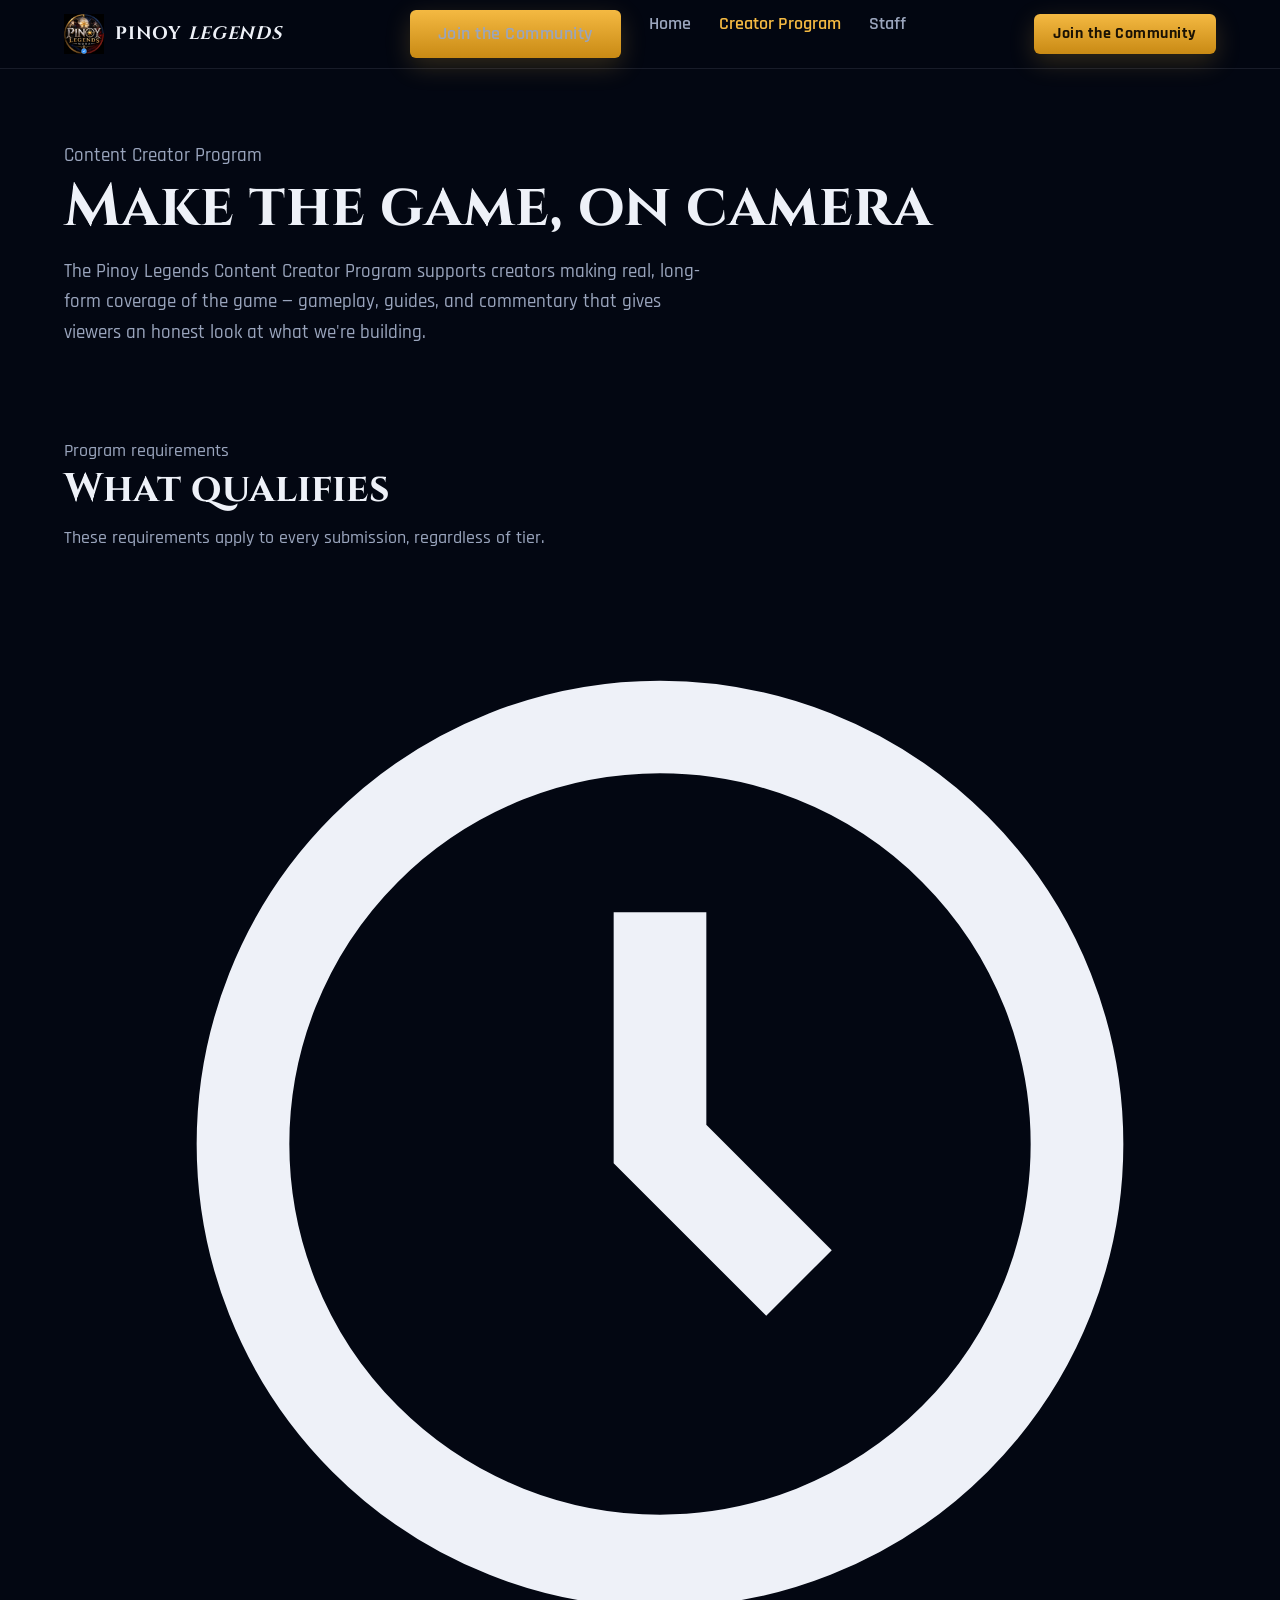
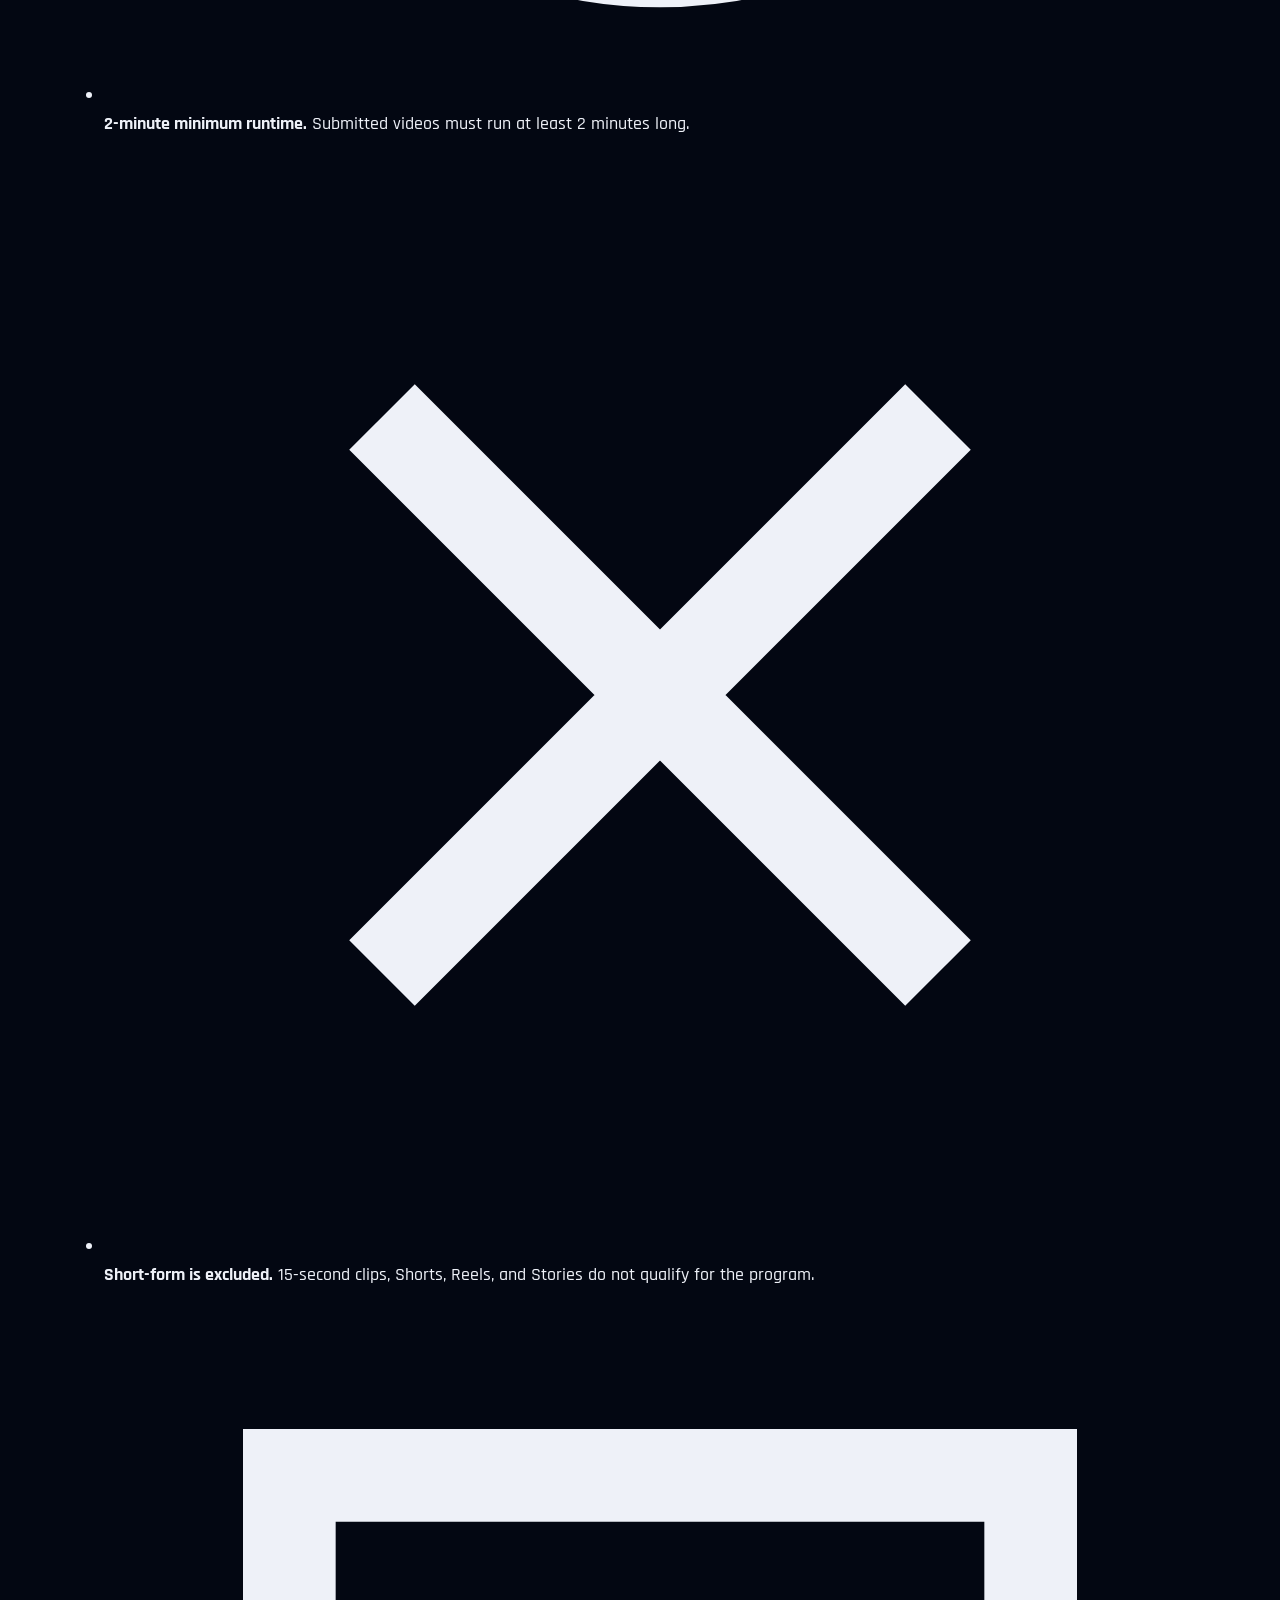
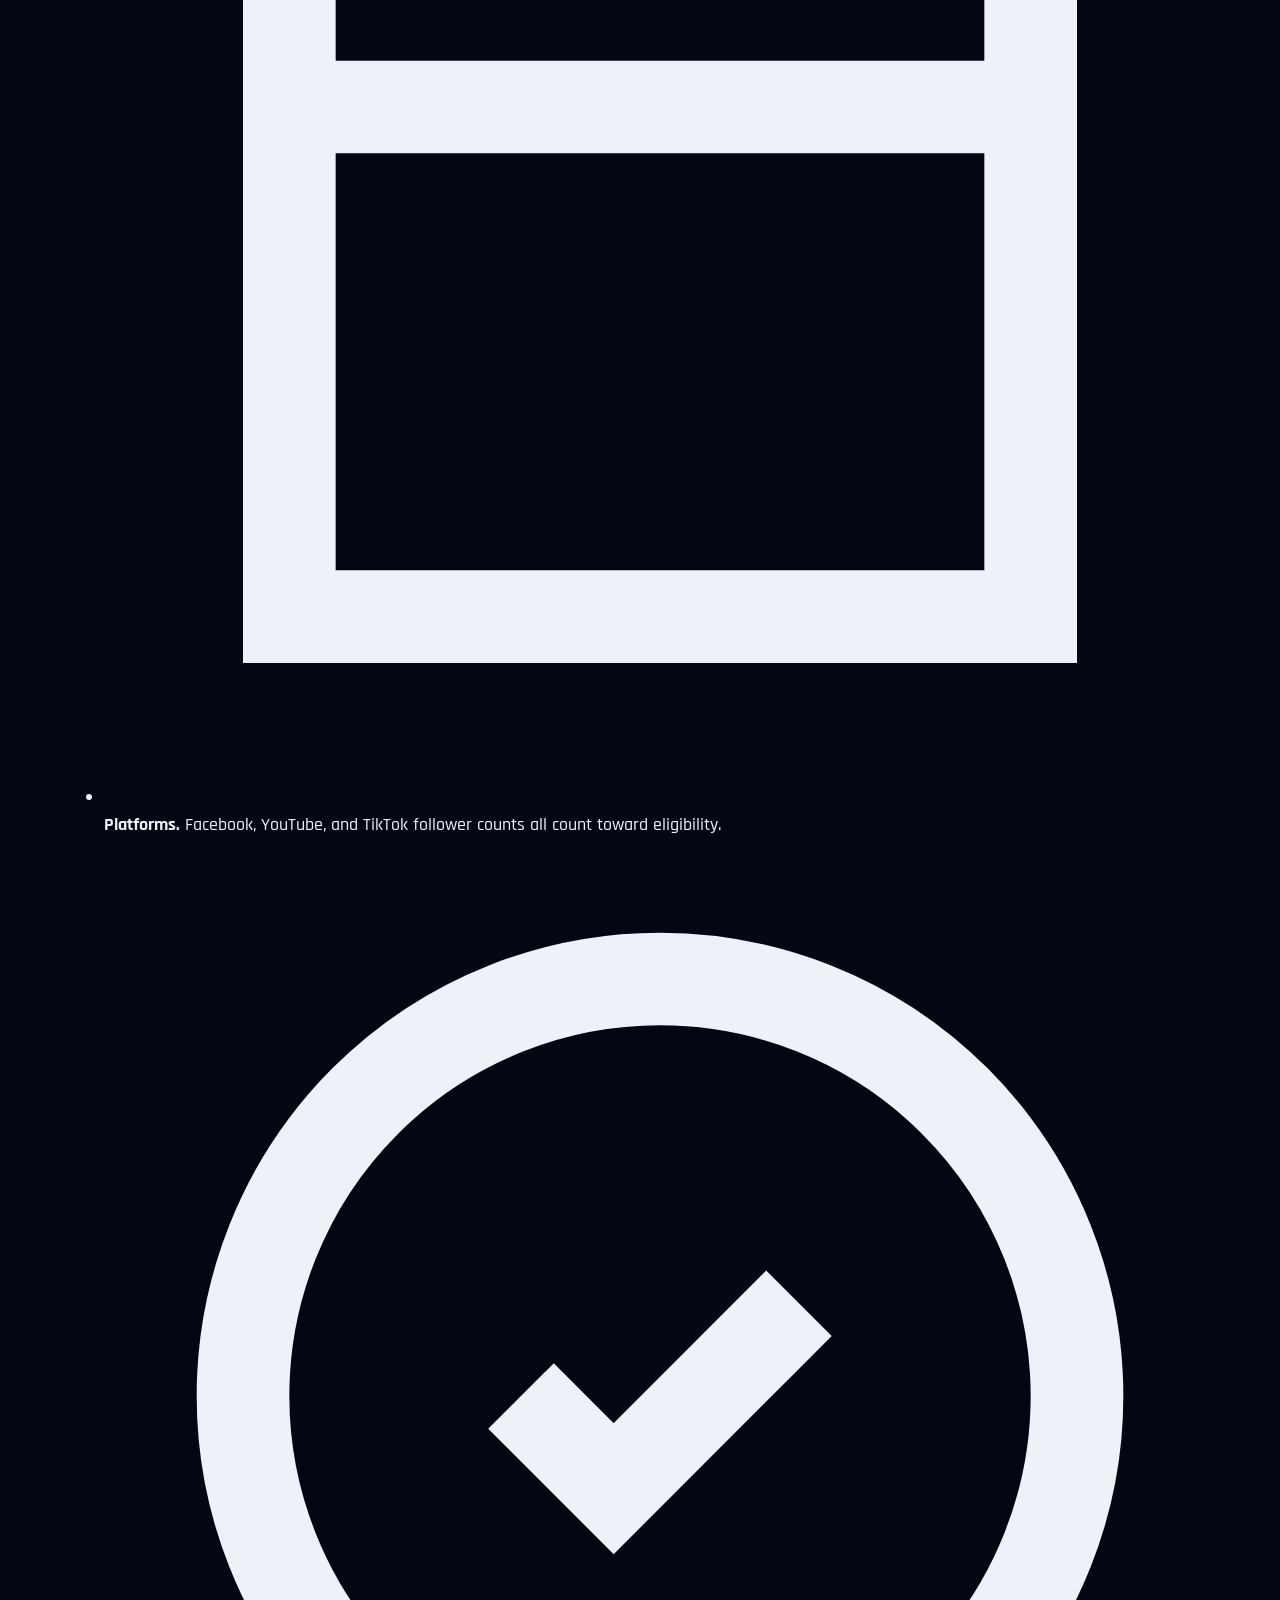
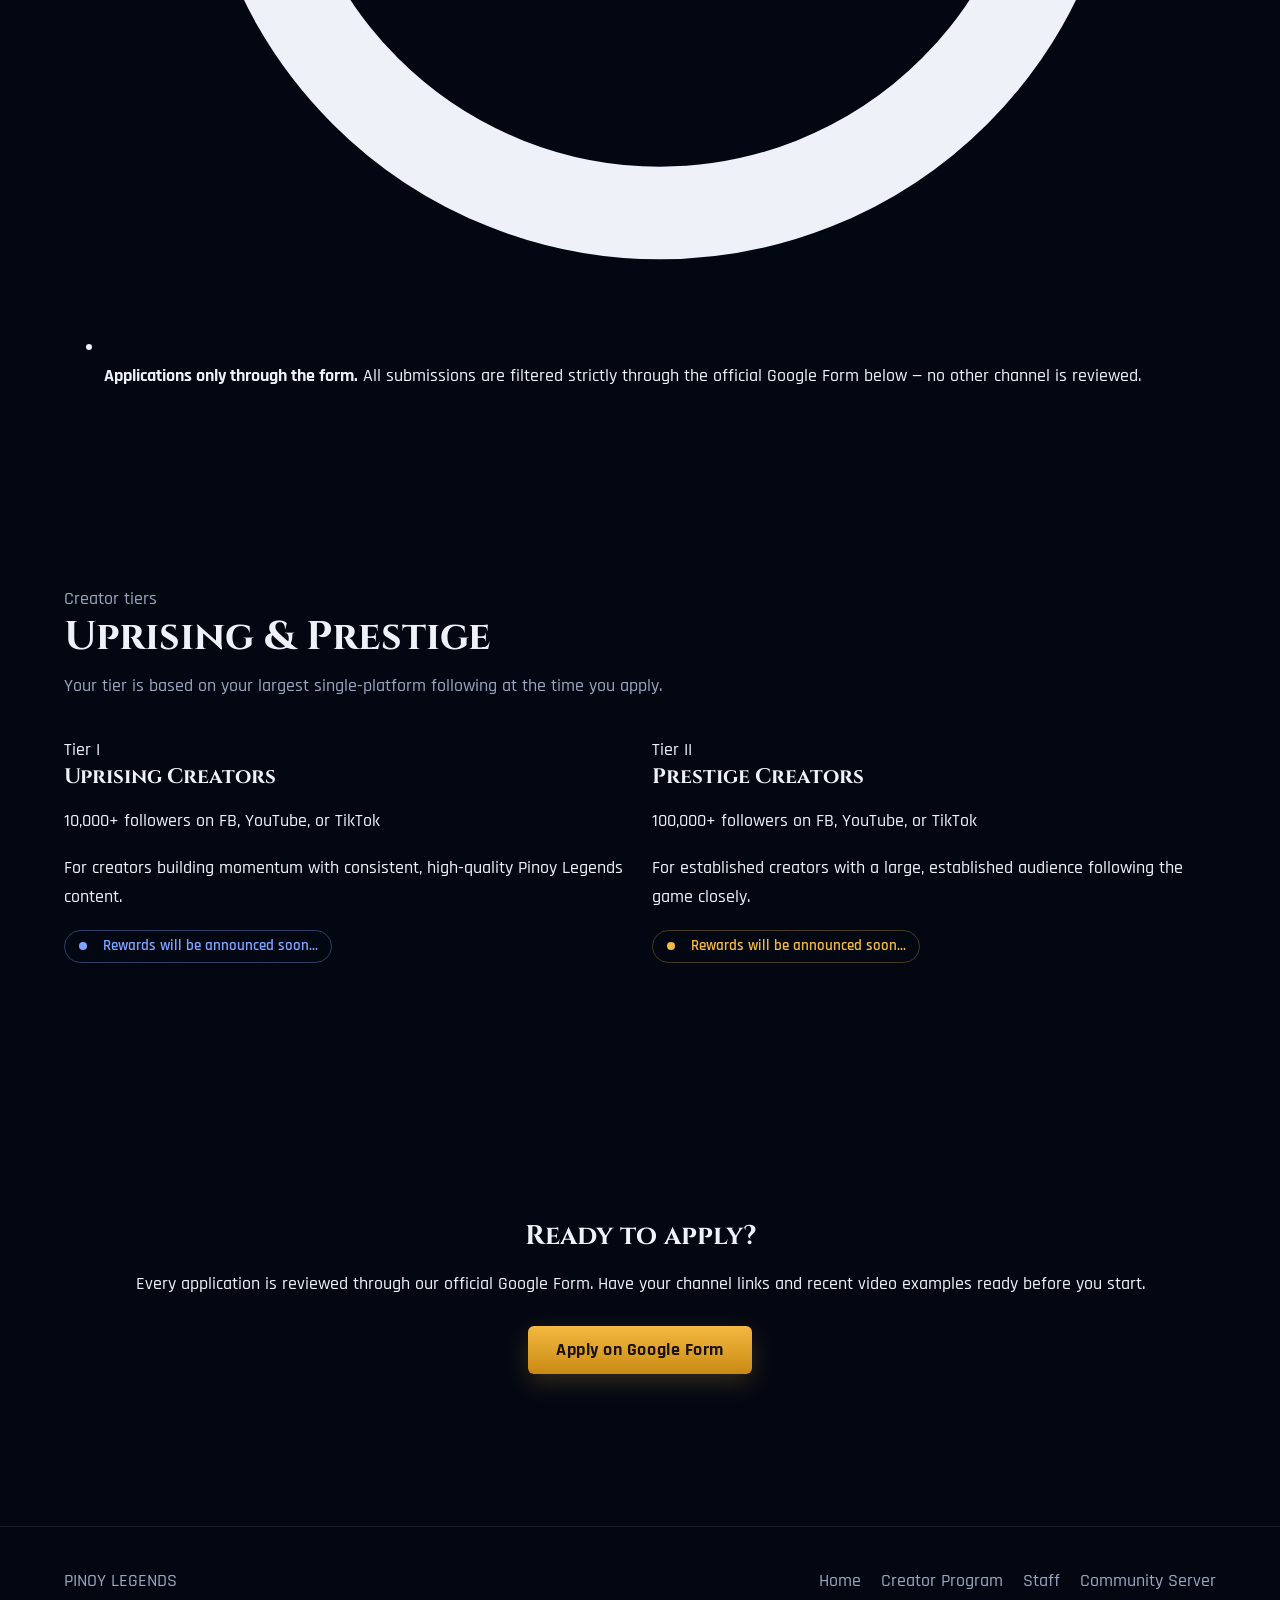
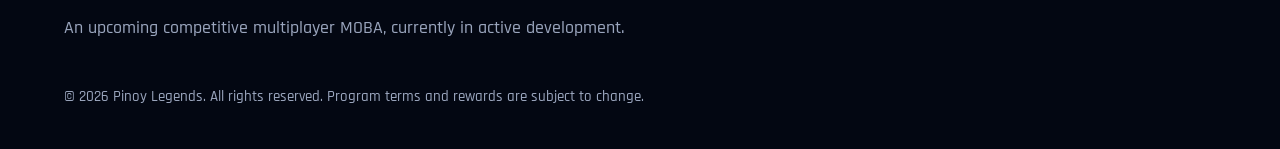
<file: influencer.html>
<!DOCTYPE html>
<html lang="en">
<head>
  <meta charset="UTF-8" />
  <meta name="viewport" content="width=device-width, initial-scale=1, viewport-fit=cover" />
  <title>Creator Program — Pinoy Legends</title>
  <meta name="description" content="Apply to the Pinoy Legends Content Creator Program. Uprising and Prestige tiers for creators making long-form Pinoy Legends content." />
  <meta name="theme-color" content="#030712" />
  <link rel="icon" type="image/png" href="assets/favicon.png" sizes="48x48" />
  <link rel="icon" type="image/png" href="assets/favicon-32.png" sizes="32x32" />
  <link rel="apple-touch-icon" href="assets/apple-touch-icon.png" />
  <meta property="og:title" content="Creator Program — Pinoy Legends" />
  <meta property="og:description" content="Apply to the Pinoy Legends Content Creator Program. Uprising and Prestige tiers for creators making long-form content." />
  <meta property="og:image" content="discord-banner.jpg" />
  <meta property="og:type" content="website" />
  <meta name="twitter:card" content="summary_large_image" />
  <link rel="preconnect" href="https://fonts.googleapis.com" />
  <link rel="preconnect" href="https://fonts.gstatic.com" crossorigin />
  <link href="https://fonts.googleapis.com/css2?family=Cinzel:wght@500;600;700&family=Rajdhani:wght@500;600;700&display=swap" rel="stylesheet" />
  <link rel="stylesheet" href="style.css" />
</head>
<body>
  <a class="skip-link" href="#main">Skip to content</a>

  <header class="site-header">
    <div class="container navbar">
      <a class="nav-brand" href="index.html">
        <img class="nav-logo" src="logo.png" alt="Pinoy Legends" width="256" height="256" />
        <span class="nav-brand-text" aria-hidden="true">PINOY <em>LEGENDS</em></span>
      </a>

      <input type="checkbox" id="nav-toggle" class="nav-toggle-input" />

      <ul class="nav-links">
        <li class="nav-links__cta">
          <!-- Replace href with the live server hub / Discord invite link -->
          <a class="btn btn--block" href="https://discord.gg/pinoylegends" target="_blank" rel="noopener">Join the Community</a>
        </li>
        <li><a href="index.html">Home</a></li>
        <li><a href="influencer.html" aria-current="page">Creator Program</a></li>
        <li><a href="staff.html">Staff</a></li>
      </ul>

      <div class="nav-actions">
        <!-- Replace href with the live server hub / Discord invite link -->
        <a class="btn btn--nav" href="https://discord.gg/pinoylegends" target="_blank" rel="noopener">Join the Community</a>
        <label class="nav-toggle-label" for="nav-toggle" aria-label="Toggle navigation menu">
          <span></span><span></span><span></span>
        </label>
      </div>
    </div>
  </header>

  <main id="main">
    <section class="page-header container">
      <p class="eyebrow">Content Creator Program</p>
      <h1>Make the game, on camera</h1>
      <p>
        The Pinoy Legends Content Creator Program supports creators making real,
        long-form coverage of the game — gameplay, guides, and commentary that
        gives viewers an honest look at what we're building.
      </p>
    </section>

    <section class="section container">
      <div class="section-head">
        <p class="eyebrow">Program requirements</p>
        <h2 class="section-title">What qualifies</h2>
        <p>These requirements apply to every submission, regardless of tier.</p>
      </div>

      <ul class="rule-list">
        <li>
          <svg class="rule-icon" viewBox="0 0 24 24" fill="none" stroke="currentColor" stroke-width="2" aria-hidden="true"><circle cx="12" cy="12" r="9"/><path d="M12 7v5l3 3"/></svg>
          <span><strong>2-minute minimum runtime.</strong> Submitted videos must run at least 2 minutes long.</span>
        </li>
        <li>
          <svg class="rule-icon" viewBox="0 0 24 24" fill="none" stroke="currentColor" stroke-width="2" aria-hidden="true"><path d="M6 18L18 6M6 6l12 12"/></svg>
          <span><strong>Short-form is excluded.</strong> 15-second clips, Shorts, Reels, and Stories do not qualify for the program.</span>
        </li>
        <li>
          <svg class="rule-icon" viewBox="0 0 24 24" fill="none" stroke="currentColor" stroke-width="2" aria-hidden="true"><path d="M4 4h16v16H4z"/><path d="M4 9h16"/></svg>
          <span><strong>Platforms.</strong> Facebook, YouTube, and TikTok follower counts all count toward eligibility.</span>
        </li>
        <li>
          <svg class="rule-icon" viewBox="0 0 24 24" fill="none" stroke="currentColor" stroke-width="2" aria-hidden="true"><path d="M9 12l2 2 4-4"/><circle cx="12" cy="12" r="9"/></svg>
          <span><strong>Applications only through the form.</strong> All submissions are filtered strictly through the official Google Form below — no other channel is reviewed.</span>
        </li>
      </ul>
    </section>

    <section class="section container">
      <div class="section-head">
        <p class="eyebrow">Creator tiers</p>
        <h2 class="section-title">Uprising &amp; Prestige</h2>
        <p>Your tier is based on your largest single-platform following at the time you apply.</p>
      </div>

      <div class="grid grid--2">
        <article class="game-panel" style="position:relative;">
          <span class="tier-ribbon">Tier I</span>
          <h3>Uprising Creators</h3>
          <p class="tier-followers">10,000+ <span>followers on FB, YouTube, or TikTok</span></p>
          <p>For creators building momentum with consistent, high-quality Pinoy Legends content.</p>
          <p style="margin-top:1rem;"><span class="badge badge--blue"><span class="badge-dot"></span>Rewards will be announced soon...</span></p>
        </article>

        <article class="game-panel" style="position:relative;">
          <span class="tier-ribbon">Tier II</span>
          <h3>Prestige Creators</h3>
          <p class="tier-followers">100,000+ <span>followers on FB, YouTube, or TikTok</span></p>
          <p>For established creators with a large, established audience following the game closely.</p>
          <p style="margin-top:1rem;"><span class="badge badge--gold"><span class="badge-dot"></span>Rewards will be announced soon...</span></p>
        </article>
      </div>
    </section>

    <section class="section container">
      <div class="game-panel" style="text-align:center; padding-block: clamp(2.5rem, 5vw, 4rem);">
        <h2 class="section-title" style="margin-bottom:0.5rem;">Ready to apply?</h2>
        <p style="margin-inline:auto; margin-bottom:1.75rem;">
          Every application is reviewed through our official Google Form.
          Have your channel links and recent video examples ready before you start.
        </p>
        <!-- Replace href with the live Google Form link -->
        <a class="btn" href="https://forms.gle/pinoylegends-creator-application" target="_blank" rel="noopener">Apply on Google Form</a>
      </div>
    </section>
  </main>

  <footer class="site-footer">
    <div class="container">
      <div class="footer-grid">
        <div class="footer-brand">
          PINOY LEGENDS
          <p>An upcoming competitive multiplayer MOBA, currently in active development.</p>
        </div>
        <nav class="footer-links" aria-label="Footer">
          <a href="index.html">Home</a>
          <a href="influencer.html">Creator Program</a>
          <a href="staff.html">Staff</a>
          <a href="https://discord.gg/pinoylegends" target="_blank" rel="noopener">Community Server</a>
        </nav>
      </div>
      <div class="footer-bottom">
        <span>&copy; 2026 Pinoy Legends. All rights reserved.</span>
        <span>Program terms and rewards are subject to change.</span>
      </div>
    </div>
  </footer>
</body>
</html>
</file>
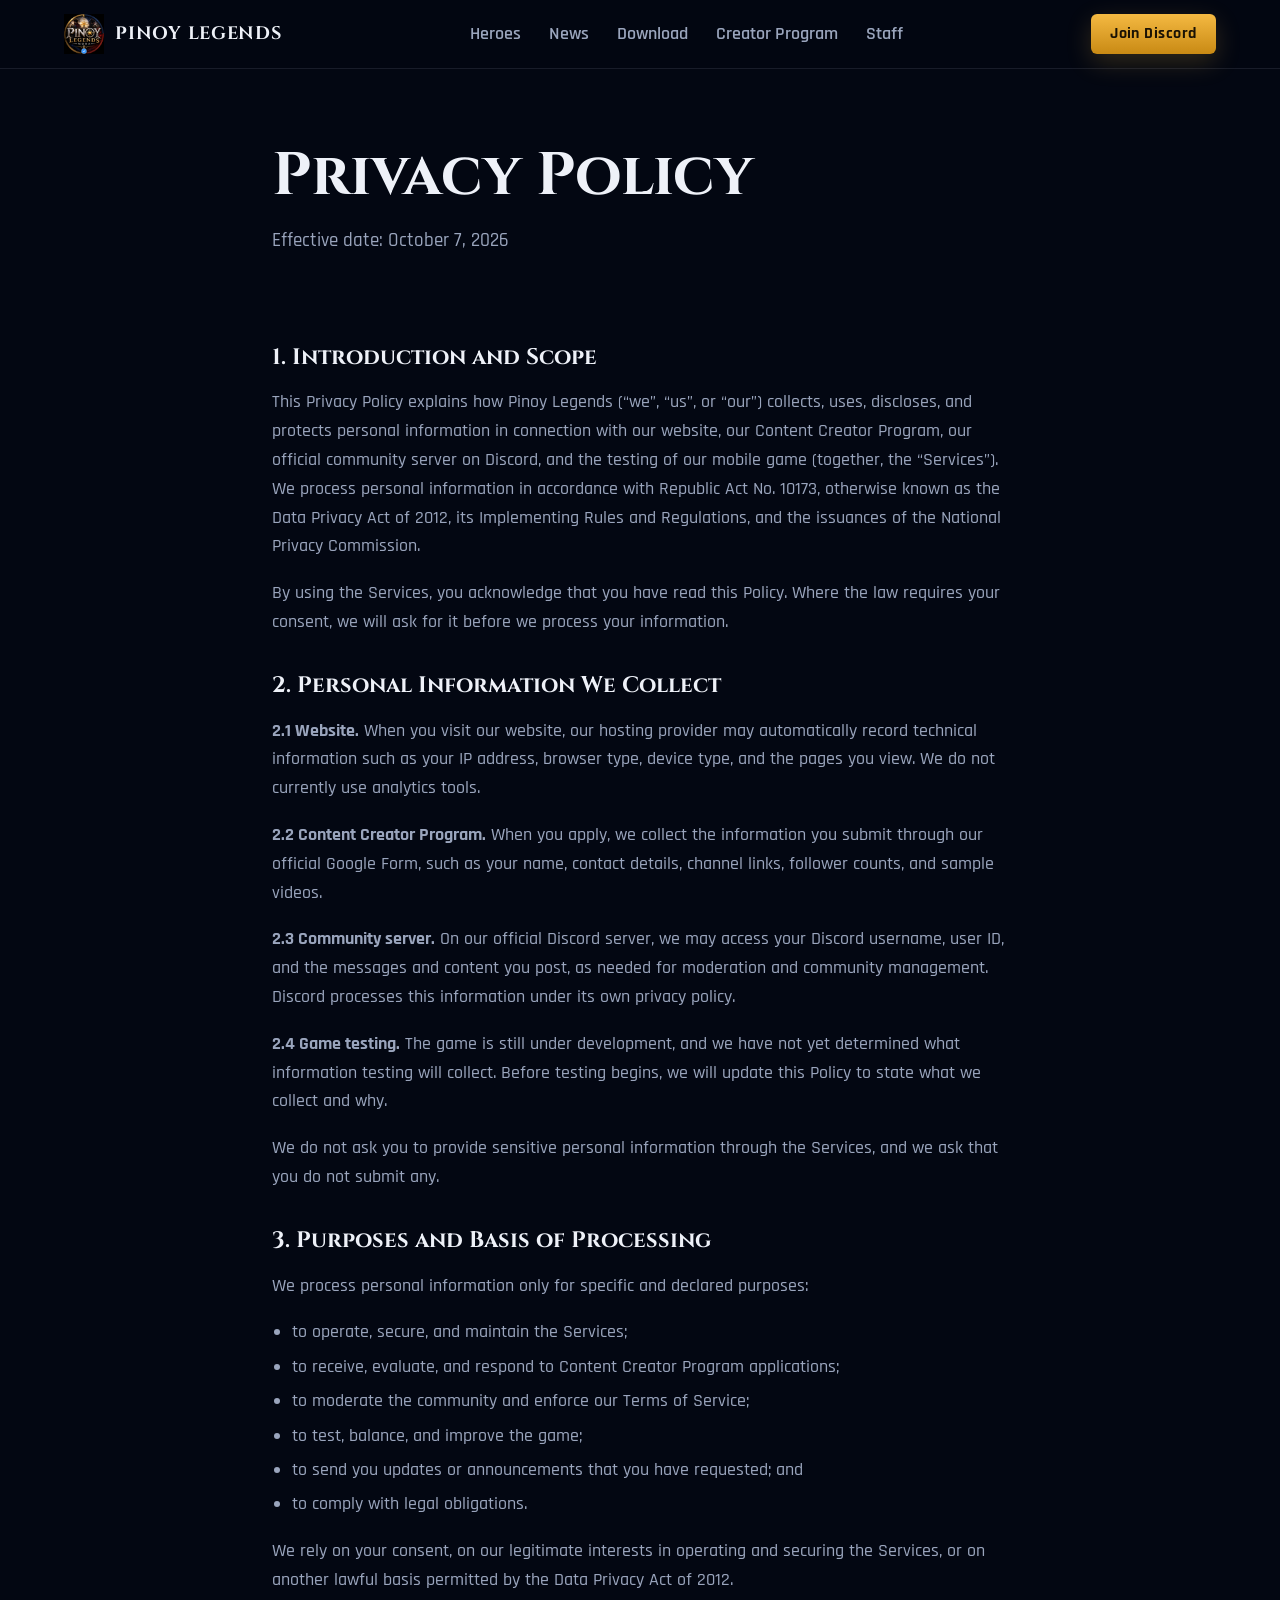
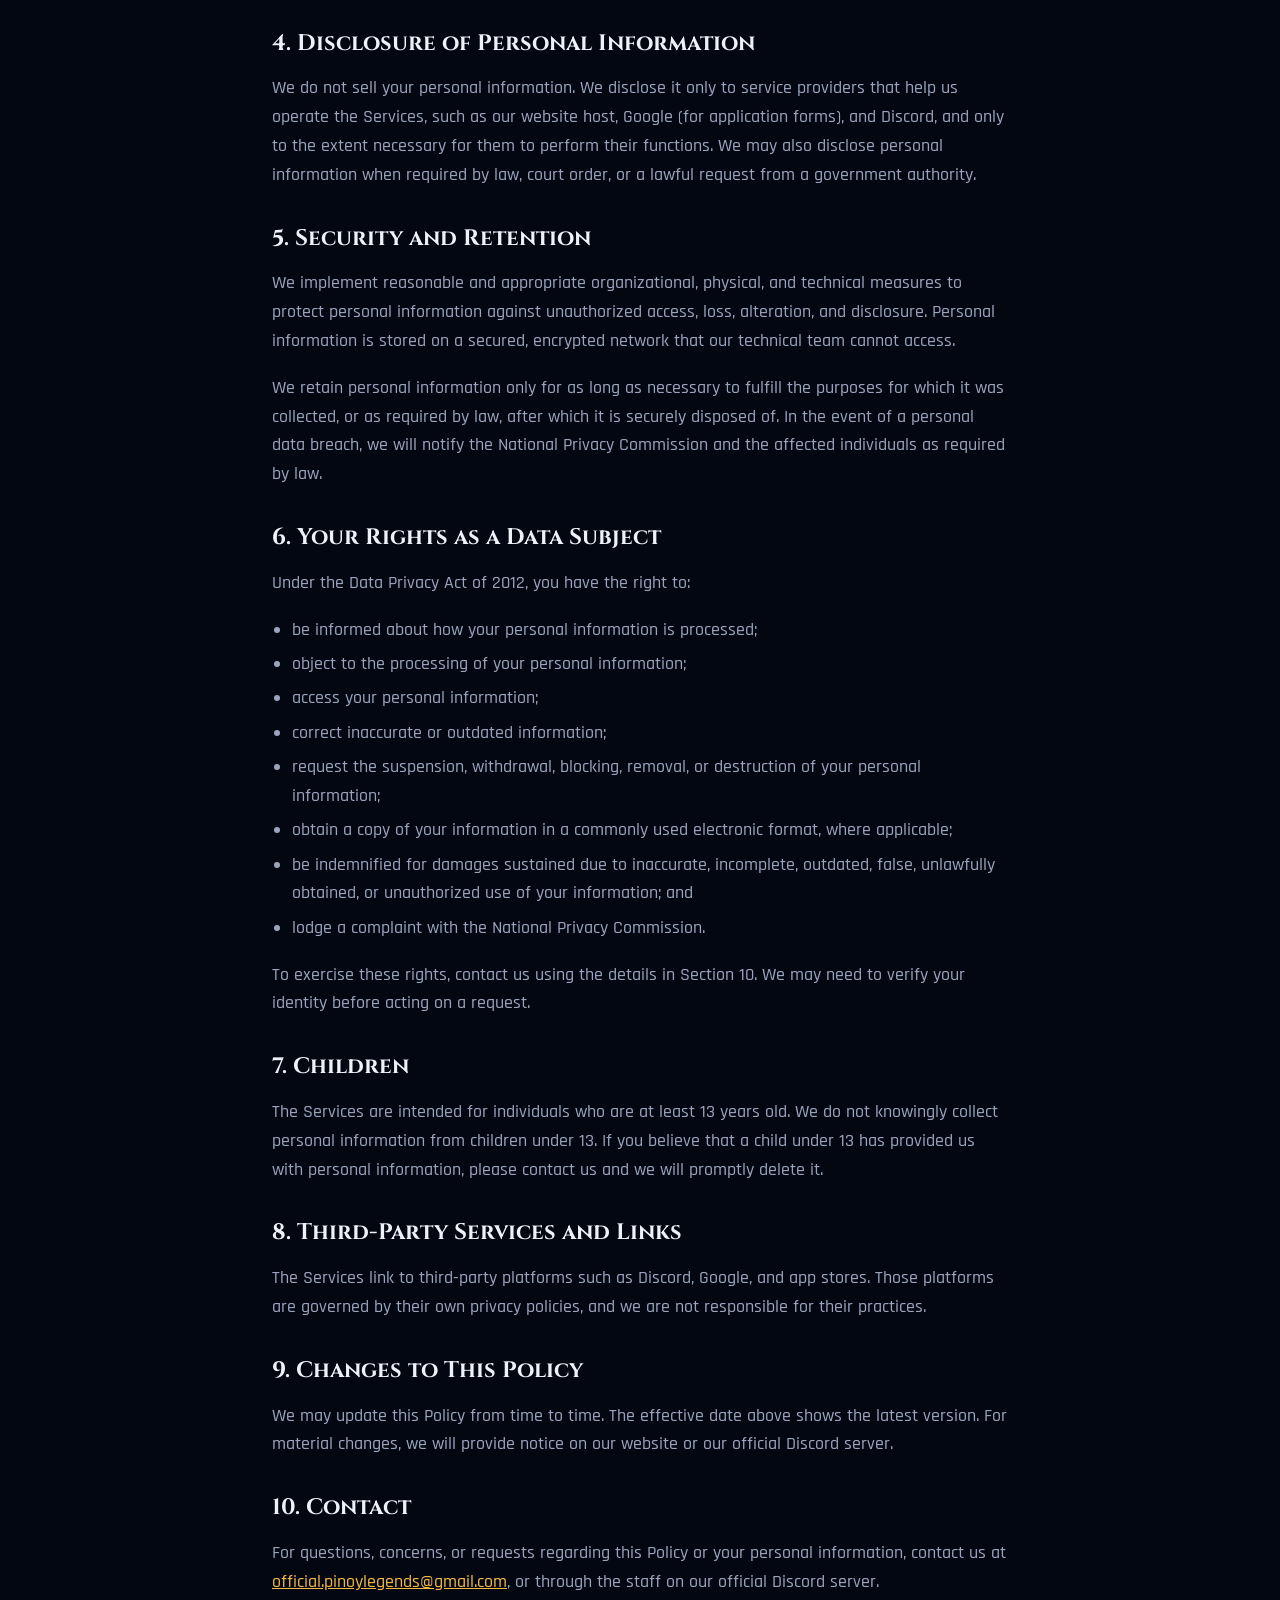
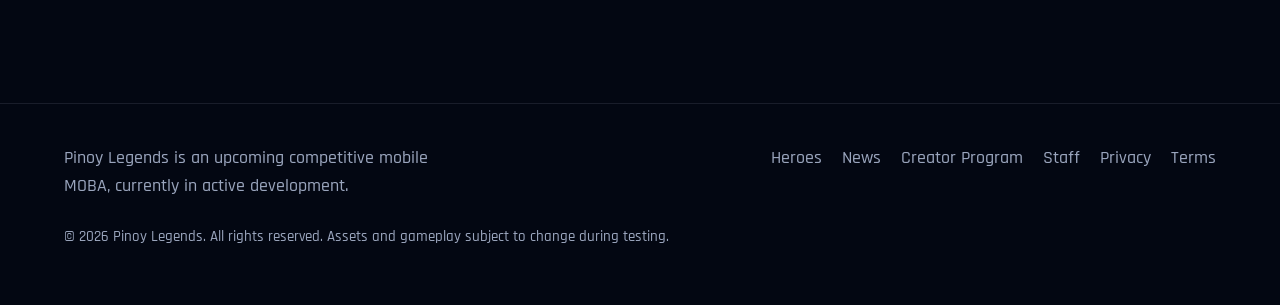
<file: privacy.html>
<!DOCTYPE html>
<html lang="en">
<head>
  <meta charset="UTF-8" />
  <meta name="viewport" content="width=device-width, initial-scale=1, viewport-fit=cover" />
  <title>Privacy Policy — Pinoy Legends</title>
  <meta name="description" content="How Pinoy Legends collects, uses, and protects your personal information." />
  <meta name="theme-color" content="#030712" />
  <link rel="icon" type="image/png" href="assets/favicon.png" sizes="48x48" />
  <link rel="icon" type="image/png" href="assets/favicon-32.png" sizes="32x32" />
  <link rel="apple-touch-icon" href="assets/apple-touch-icon.png" />
  <link rel="preconnect" href="https://fonts.googleapis.com" />
  <link rel="preconnect" href="https://fonts.gstatic.com" crossorigin />
  <link href="https://fonts.googleapis.com/css2?family=Cinzel:wght@500;600;700&family=Rajdhani:wght@500;600;700&display=swap" rel="stylesheet" />
  <link rel="stylesheet" href="style.css" />
</head>
<body>
  <a class="skip-link" href="#main">Skip to content</a>

  <header class="site-header">
    <div class="container navbar">
      <a class="nav-brand" href="index.html">
        <img class="nav-logo" src="assets/logo.png" alt="" width="40" height="40" onerror="this.style.display='none'" />
        <span>PINOY LEGENDS</span>
      </a>
      <input type="checkbox" id="nav-toggle" class="nav-toggle-input" />
      <ul class="nav-links">
        <li><a href="index.html#heroes">Heroes</a></li>
        <li><a href="index.html#news">News</a></li>
        <li><a href="index.html#download">Download</a></li>
        <li><a href="subdomains/influencer.html">Creator Program</a></li>
        <li><a href="subdomains/staff.html">Staff</a></li>
        <li class="nav-cta"><a class="btn" href="https://discord.gg/YOUR-INVITE-CODE" target="_blank" rel="noopener">Join Discord</a></li>
      </ul>
      <div class="nav-actions">
        <!-- TODO: replace with the real Discord invite link -->
        <a class="btn btn--nav" href="https://discord.gg/YOUR-INVITE-CODE" target="_blank" rel="noopener">Join Discord</a>
        <label class="nav-toggle-label" for="nav-toggle" aria-label="Toggle navigation menu"><span></span><span></span><span></span></label>
      </div>
    </div>
  </header>

  <main id="main">
    <section class="page-header container legal">
      <h1>Privacy Policy</h1>
      <p>Effective date: October 7, 2026</p>
    </section>
    <section class="section container legal">
      <h2>1. Introduction and Scope</h2>
      <p>This Privacy Policy explains how Pinoy Legends (&ldquo;we&rdquo;, &ldquo;us&rdquo;, or &ldquo;our&rdquo;) collects, uses, discloses, and protects personal information in connection with our website, our Content Creator Program, our official community server on Discord, and the testing of our mobile game (together, the &ldquo;Services&rdquo;). We process personal information in accordance with Republic Act No. 10173, otherwise known as the Data Privacy Act of 2012, its Implementing Rules and Regulations, and the issuances of the National Privacy Commission.</p>
      <p>By using the Services, you acknowledge that you have read this Policy. Where the law requires your consent, we will ask for it before we process your information.</p>

      <h2>2. Personal Information We Collect</h2>
      <p><strong>2.1 Website.</strong> When you visit our website, our hosting provider may automatically record technical information such as your IP address, browser type, device type, and the pages you view. We do not currently use analytics tools.</p>
      <p><strong>2.2 Content Creator Program.</strong> When you apply, we collect the information you submit through our official Google Form, such as your name, contact details, channel links, follower counts, and sample videos.</p>
      <p><strong>2.3 Community server.</strong> On our official Discord server, we may access your Discord username, user ID, and the messages and content you post, as needed for moderation and community management. Discord processes this information under its own privacy policy.</p>
      <p><strong>2.4 Game testing.</strong> The game is still under development, and we have not yet determined what information testing will collect. Before testing begins, we will update this Policy to state what we collect and why.</p>
      <p>We do not ask you to provide sensitive personal information through the Services, and we ask that you do not submit any.</p>

      <h2>3. Purposes and Basis of Processing</h2>
      <p>We process personal information only for specific and declared purposes:</p>
      <ul>
        <li>to operate, secure, and maintain the Services;</li>
        <li>to receive, evaluate, and respond to Content Creator Program applications;</li>
        <li>to moderate the community and enforce our Terms of Service;</li>
        <li>to test, balance, and improve the game;</li>
        <li>to send you updates or announcements that you have requested; and</li>
        <li>to comply with legal obligations.</li>
      </ul>
      <p>We rely on your consent, on our legitimate interests in operating and securing the Services, or on another lawful basis permitted by the Data Privacy Act of 2012.</p>

      <h2>4. Disclosure of Personal Information</h2>
      <p>We do not sell your personal information. We disclose it only to service providers that help us operate the Services, such as our website host, Google (for application forms), and Discord, and only to the extent necessary for them to perform their functions. We may also disclose personal information when required by law, court order, or a lawful request from a government authority.</p>

      <h2>5. Security and Retention</h2>
      <p>We implement reasonable and appropriate organizational, physical, and technical measures to protect personal information against unauthorized access, loss, alteration, and disclosure. Personal information is stored on a secured, encrypted network that our technical team cannot access.</p>
      <p>We retain personal information only for as long as necessary to fulfill the purposes for which it was collected, or as required by law, after which it is securely disposed of. In the event of a personal data breach, we will notify the National Privacy Commission and the affected individuals as required by law.</p>

      <h2>6. Your Rights as a Data Subject</h2>
      <p>Under the Data Privacy Act of 2012, you have the right to:</p>
      <ul>
        <li>be informed about how your personal information is processed;</li>
        <li>object to the processing of your personal information;</li>
        <li>access your personal information;</li>
        <li>correct inaccurate or outdated information;</li>
        <li>request the suspension, withdrawal, blocking, removal, or destruction of your personal information;</li>
        <li>obtain a copy of your information in a commonly used electronic format, where applicable;</li>
        <li>be indemnified for damages sustained due to inaccurate, incomplete, outdated, false, unlawfully obtained, or unauthorized use of your information; and</li>
        <li>lodge a complaint with the National Privacy Commission.</li>
      </ul>
      <p>To exercise these rights, contact us using the details in Section 10. We may need to verify your identity before acting on a request.</p>

      <h2>7. Children</h2>
      <p>The Services are intended for individuals who are at least 13 years old. We do not knowingly collect personal information from children under 13. If you believe that a child under 13 has provided us with personal information, please contact us and we will promptly delete it.</p>

      <h2>8. Third-Party Services and Links</h2>
      <p>The Services link to third-party platforms such as Discord, Google, and app stores. Those platforms are governed by their own privacy policies, and we are not responsible for their practices.</p>

      <h2>9. Changes to This Policy</h2>
      <p>We may update this Policy from time to time. The effective date above shows the latest version. For material changes, we will provide notice on our website or our official Discord server.</p>

      <h2>10. Contact</h2>
      <p>For questions, concerns, or requests regarding this Policy or your personal information, contact us at <a href="mailto:official.pinoylegends@gmail.com">official.pinoylegends@gmail.com</a>, or through the staff on our official Discord server.</p>
    </section>
  </main>

  <footer class="site-footer">
    <div class="container">
      <div class="footer-grid">
        <p style="margin:0;max-width:24rem">Pinoy Legends is an upcoming competitive mobile MOBA, currently in active development.</p>
        <nav class="footer-links" aria-label="Footer">
          <a href="index.html#heroes">Heroes</a><a href="index.html#news">News</a><a href="subdomains/influencer.html">Creator Program</a><a href="subdomains/staff.html">Staff</a><a href="privacy.html">Privacy</a><a href="terms.html">Terms</a>
        </nav>
      </div>
      <p class="footer-bottom">&copy; 2026 Pinoy Legends. All rights reserved. Assets and gameplay subject to change during testing.</p>
    </div>
  </footer>
</body>
</html>
</file>
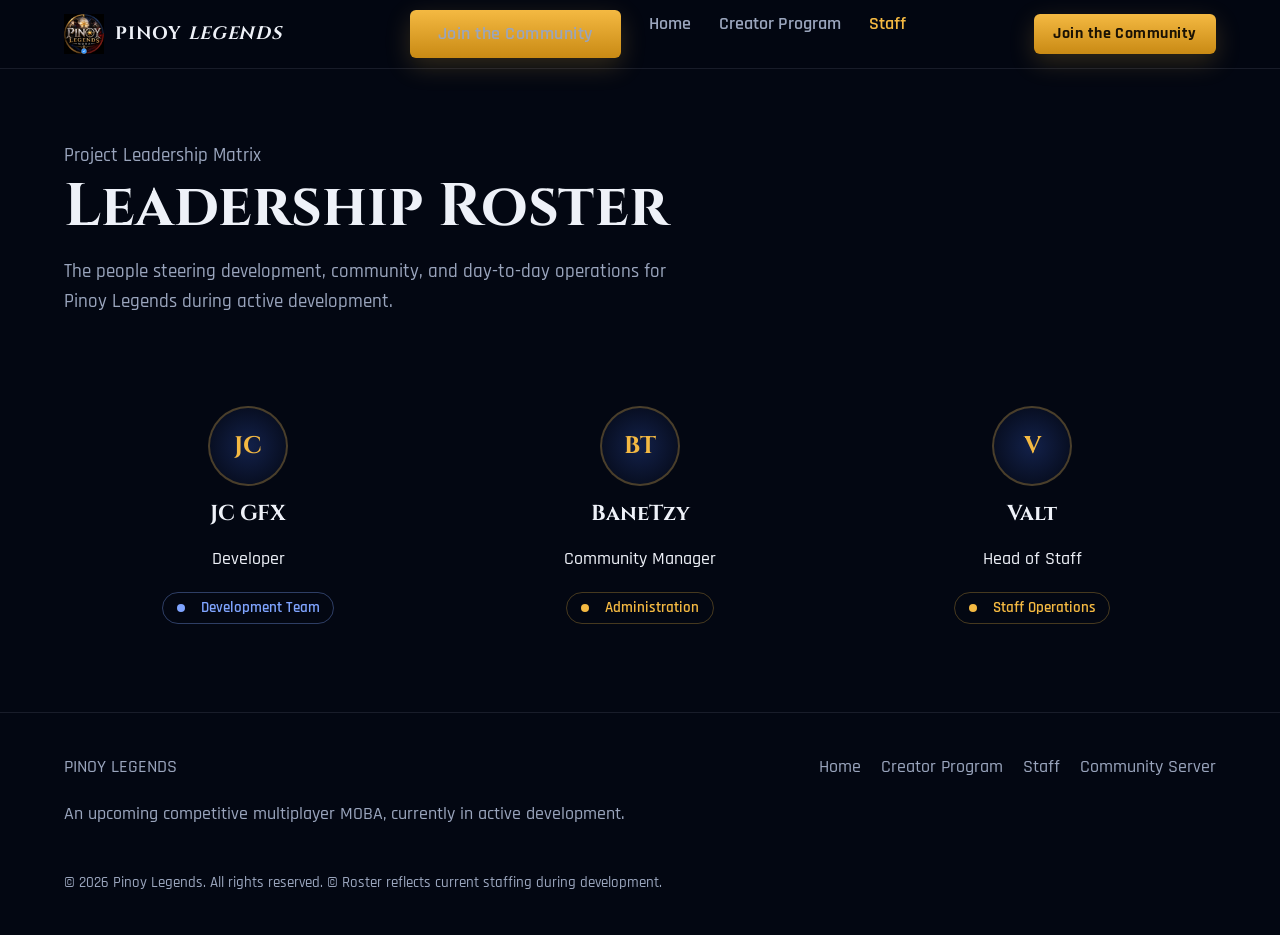
<file: staff.html>
<!DOCTYPE html>
<html lang="en">
<head>
  <meta charset="UTF-8" />
  <meta name="viewport" content="width=device-width, initial-scale=1, viewport-fit=cover" />
  <title>Leadership Roster — Pinoy Legends</title>
  <meta name="description" content="Meet the leadership team behind Pinoy Legends: development, community, and staff operations." />
  <meta name="theme-color" content="#030712" />
  <link rel="icon" type="image/png" href="assets/favicon.png" sizes="48x48" />
  <link rel="icon" type="image/png" href="assets/favicon-32.png" sizes="32x32" />
  <link rel="apple-touch-icon" href="assets/apple-touch-icon.png" />
  <meta property="og:title" content="Leadership Roster — Pinoy Legends" />
  <meta property="og:description" content="Meet the leadership team behind Pinoy Legends: development, community, and staff operations." />
  <meta property="og:image" content="discord-banner.jpg" />
  <meta property="og:type" content="website" />
  <meta name="twitter:card" content="summary_large_image" />
  <link rel="preconnect" href="https://fonts.googleapis.com" />
  <link rel="preconnect" href="https://fonts.gstatic.com" crossorigin />
  <link href="https://fonts.googleapis.com/css2?family=Cinzel:wght@500;600;700&family=Rajdhani:wght@500;600;700&display=swap" rel="stylesheet" />
  <link rel="stylesheet" href="style.css" />
</head>
<body>
  <a class="skip-link" href="#main">Skip to content</a>

  <header class="site-header">
    <div class="container navbar">
      <a class="nav-brand" href="index.html">
        <img class="nav-logo" src="logo.png" alt="Pinoy Legends" width="256" height="256" />
        <span class="nav-brand-text" aria-hidden="true">PINOY <em>LEGENDS</em></span>
      </a>

      <input type="checkbox" id="nav-toggle" class="nav-toggle-input" />

      <ul class="nav-links">
        <li class="nav-links__cta">
          <!-- Replace href with the live server hub / Discord invite link -->
          <a class="btn btn--block" href="https://discord.gg/pinoylegends" target="_blank" rel="noopener">Join the Community</a>
        </li>
        <li><a href="index.html">Home</a></li>
        <li><a href="influencer.html">Creator Program</a></li>
        <li><a href="staff.html" aria-current="page">Staff</a></li>
      </ul>

      <div class="nav-actions">
        <!-- Replace href with the live server hub / Discord invite link -->
        <a class="btn btn--nav" href="https://discord.gg/pinoylegends" target="_blank" rel="noopener">Join the Community</a>
        <label class="nav-toggle-label" for="nav-toggle" aria-label="Toggle navigation menu">
          <span></span><span></span><span></span>
        </label>
      </div>
    </div>
  </header>

  <main id="main">
    <section class="page-header container">
      <p class="eyebrow">Project Leadership Matrix</p>
      <h1>Leadership Roster</h1>
      <p>
        The people steering development, community, and day-to-day operations
        for Pinoy Legends during active development.
      </p>
    </section>

    <section class="section container">
      <div class="grid grid--3">
        <article class="game-panel staff-card">
          <div class="staff-avatar" aria-hidden="true">JC</div>
          <h3 class="staff-name">JC GFX</h3>
          <p class="staff-role">Developer</p>
          <span class="badge badge--blue"><span class="badge-dot"></span>Development Team</span>
        </article>

        <article class="game-panel staff-card">
          <div class="staff-avatar" aria-hidden="true">BT</div>
          <h3 class="staff-name">BaneTzy</h3>
          <p class="staff-role">Community Manager</p>
          <span class="badge badge--gold"><span class="badge-dot"></span>Administration</span>
        </article>

        <article class="game-panel staff-card">
          <div class="staff-avatar" aria-hidden="true">V</div>
          <h3 class="staff-name">Valt</h3>
          <p class="staff-role">Head of Staff</p>
          <span class="badge badge--gold"><span class="badge-dot"></span>Staff Operations</span>
        </article>
      </div>
    </section>
  </main>

  <footer class="site-footer">
    <div class="container">
      <div class="footer-grid">
        <div class="footer-brand">
          PINOY LEGENDS
          <p>An upcoming competitive multiplayer MOBA, currently in active development.</p>
        </div>
        <nav class="footer-links" aria-label="Footer">
          <a href="index.html">Home</a>
          <a href="influencer.html">Creator Program</a>
          <a href="staff.html">Staff</a>
          <a href="https://discord.gg/pinoylegends" target="_blank" rel="noopener">Community Server</a>
        </nav>
      </div>
      <div class="footer-bottom">
        <span>&copy; 2026 Pinoy Legends. All rights reserved. © </span>
        <span>Roster reflects current staffing during development.</span>
      </div>
    </div>
  </footer>
</body>
</html>
</file>
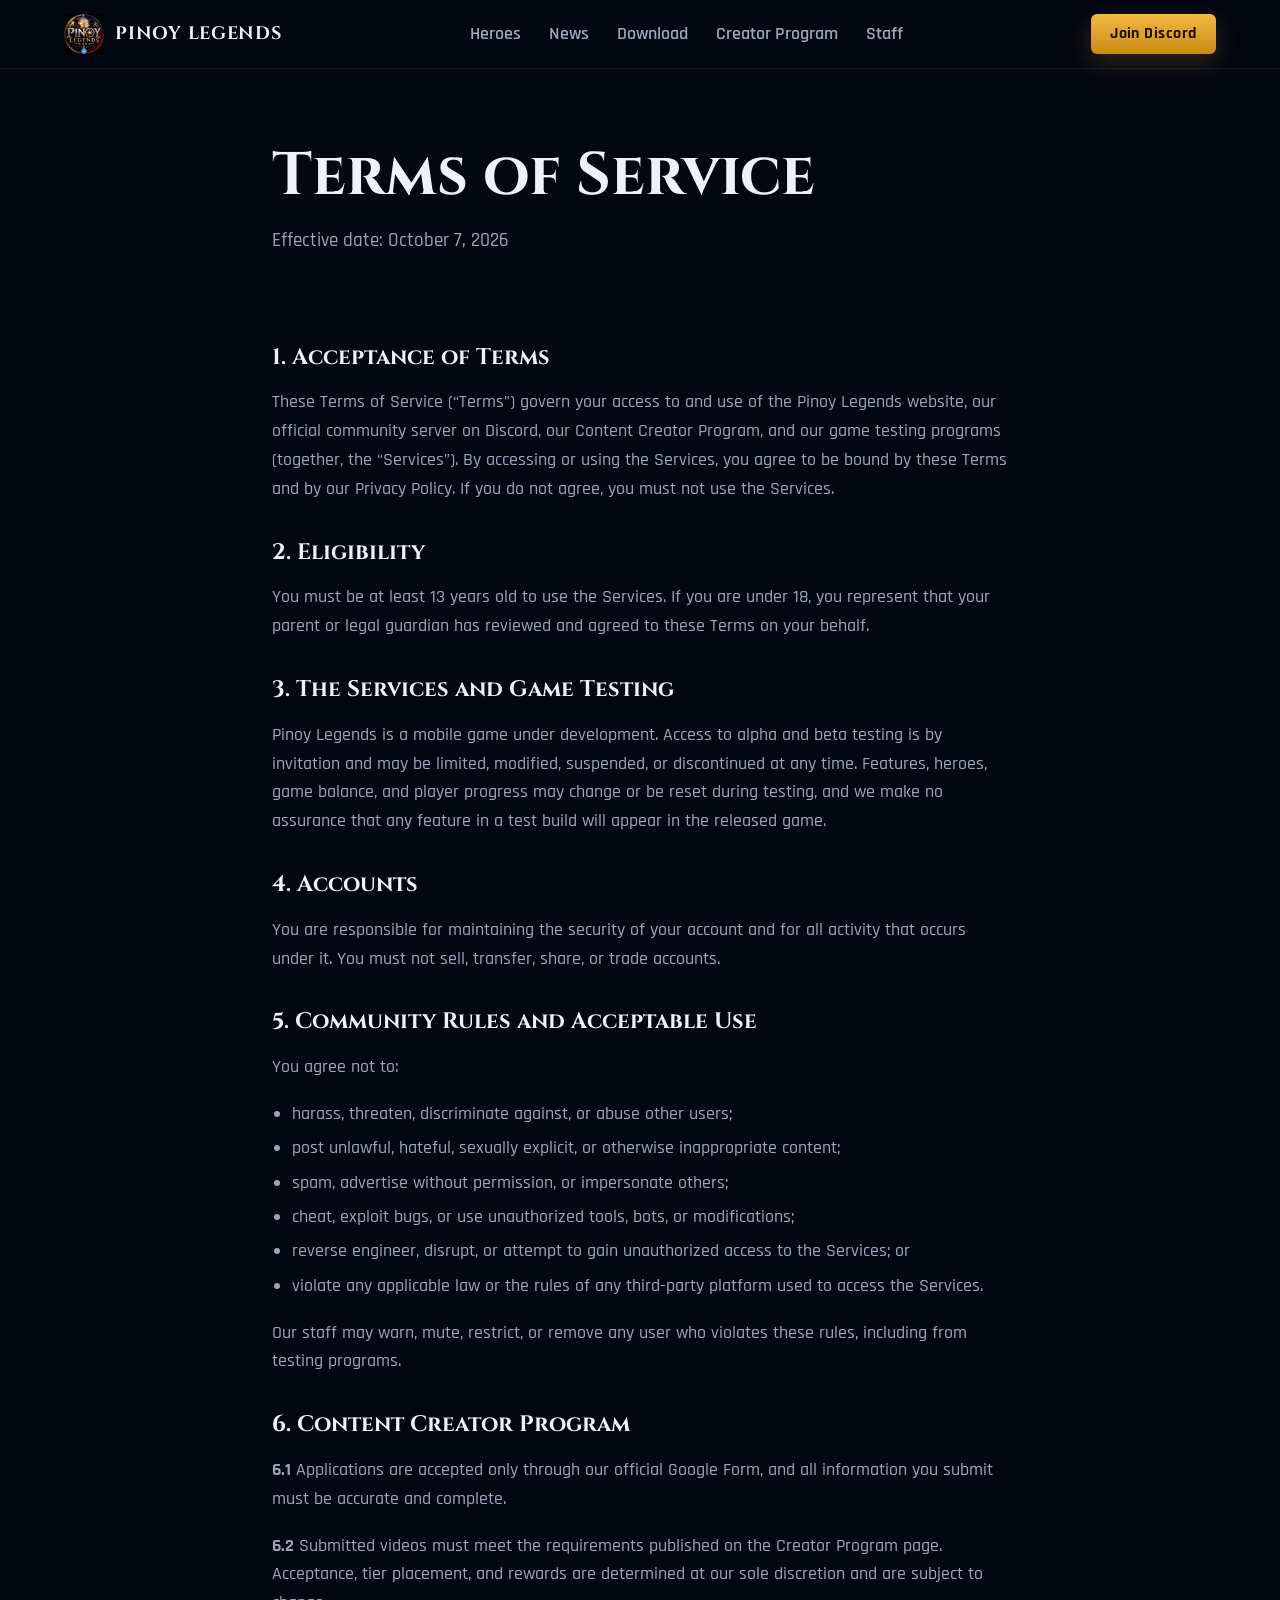
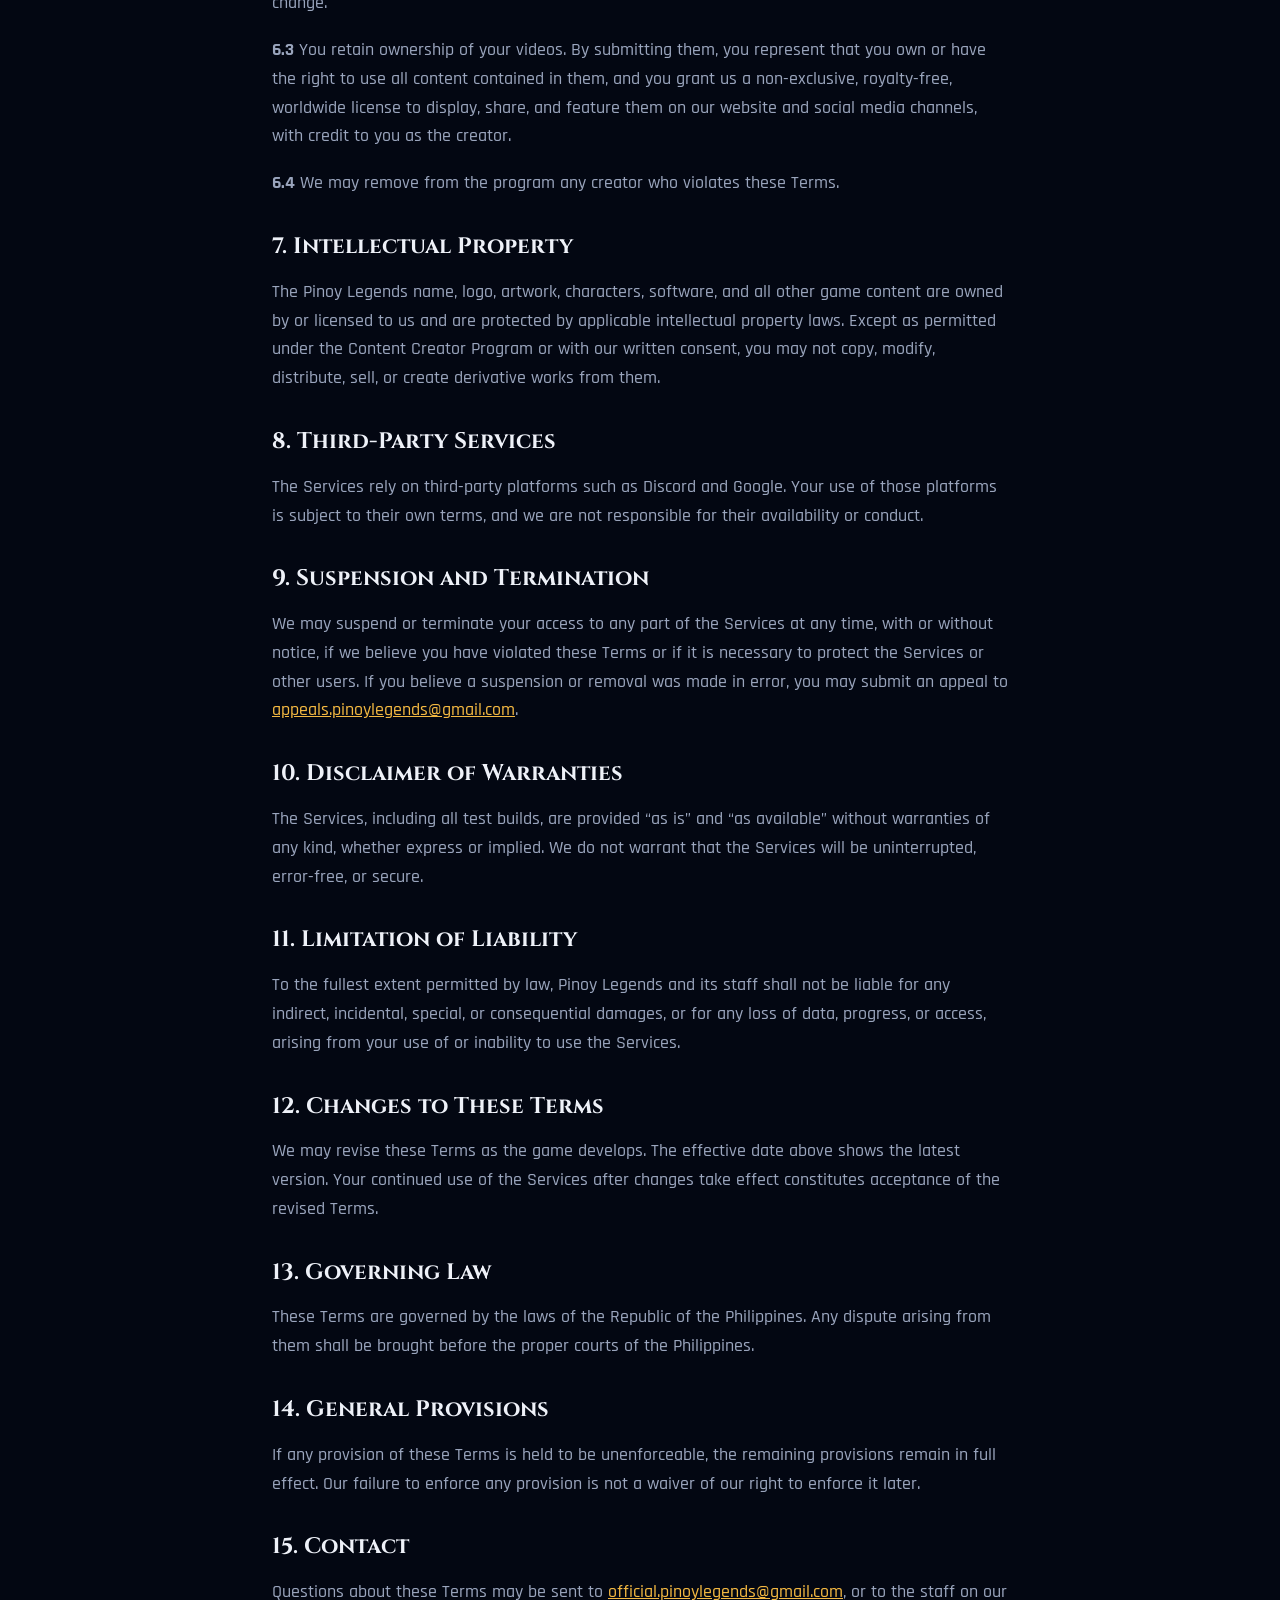
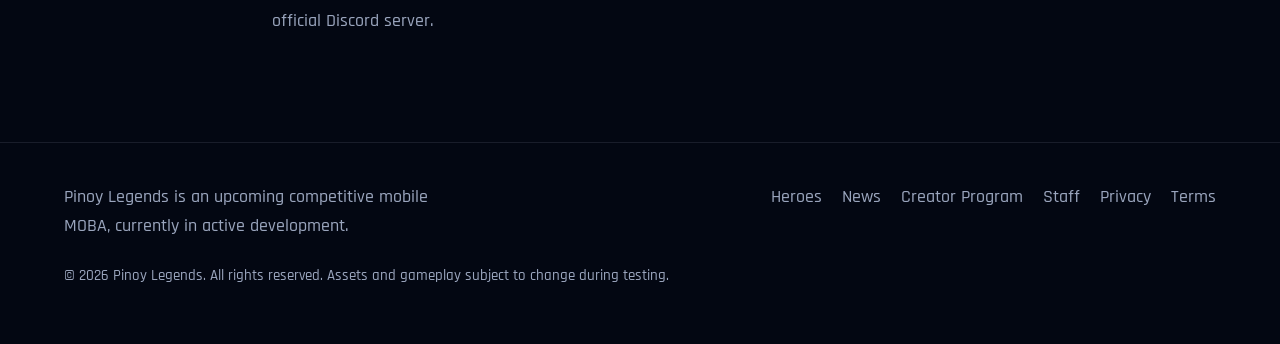
<file: terms.html>
<!DOCTYPE html>
<html lang="en">
<head>
  <meta charset="UTF-8" />
  <meta name="viewport" content="width=device-width, initial-scale=1, viewport-fit=cover" />
  <title>Terms of Service — Pinoy Legends</title>
  <meta name="description" content="The rules for using the Pinoy Legends website, community, and game testing." />
  <meta name="theme-color" content="#030712" />
  <link rel="icon" type="image/png" href="assets/favicon.png" sizes="48x48" />
  <link rel="icon" type="image/png" href="assets/favicon-32.png" sizes="32x32" />
  <link rel="apple-touch-icon" href="assets/apple-touch-icon.png" />
  <link rel="preconnect" href="https://fonts.googleapis.com" />
  <link rel="preconnect" href="https://fonts.gstatic.com" crossorigin />
  <link href="https://fonts.googleapis.com/css2?family=Cinzel:wght@500;600;700&family=Rajdhani:wght@500;600;700&display=swap" rel="stylesheet" />
  <link rel="stylesheet" href="style.css" />
</head>
<body>
  <a class="skip-link" href="#main">Skip to content</a>

  <header class="site-header">
    <div class="container navbar">
      <a class="nav-brand" href="index.html">
        <img class="nav-logo" src="assets/logo.png" alt="" width="40" height="40" onerror="this.style.display='none'" />
        <span>PINOY LEGENDS</span>
      </a>
      <input type="checkbox" id="nav-toggle" class="nav-toggle-input" />
      <ul class="nav-links">
        <li><a href="index.html#heroes">Heroes</a></li>
        <li><a href="index.html#news">News</a></li>
        <li><a href="index.html#download">Download</a></li>
        <li><a href="subdomains/influencer.html">Creator Program</a></li>
        <li><a href="subdomains/staff.html">Staff</a></li>
        <li class="nav-cta"><a class="btn" href="https://discord.gg/YOUR-INVITE-CODE" target="_blank" rel="noopener">Join Discord</a></li>
      </ul>
      <div class="nav-actions">
        <!-- TODO: replace with the real Discord invite link -->
        <a class="btn btn--nav" href="https://discord.gg/YOUR-INVITE-CODE" target="_blank" rel="noopener">Join Discord</a>
        <label class="nav-toggle-label" for="nav-toggle" aria-label="Toggle navigation menu"><span></span><span></span><span></span></label>
      </div>
    </div>
  </header>

  <main id="main">
    <section class="page-header container legal">
      <h1>Terms of Service</h1>
      <p>Effective date: October 7, 2026</p>
    </section>
    <section class="section container legal">
      <h2>1. Acceptance of Terms</h2>
      <p>These Terms of Service (&ldquo;Terms&rdquo;) govern your access to and use of the Pinoy Legends website, our official community server on Discord, our Content Creator Program, and our game testing programs (together, the &ldquo;Services&rdquo;). By accessing or using the Services, you agree to be bound by these Terms and by our Privacy Policy. If you do not agree, you must not use the Services.</p>

      <h2>2. Eligibility</h2>
      <p>You must be at least 13 years old to use the Services. If you are under 18, you represent that your parent or legal guardian has reviewed and agreed to these Terms on your behalf.</p>

      <h2>3. The Services and Game Testing</h2>
      <p>Pinoy Legends is a mobile game under development. Access to alpha and beta testing is by invitation and may be limited, modified, suspended, or discontinued at any time. Features, heroes, game balance, and player progress may change or be reset during testing, and we make no assurance that any feature in a test build will appear in the released game.</p>

      <h2>4. Accounts</h2>
      <p>You are responsible for maintaining the security of your account and for all activity that occurs under it. You must not sell, transfer, share, or trade accounts.</p>

      <h2>5. Community Rules and Acceptable Use</h2>
      <p>You agree not to:</p>
      <ul>
        <li>harass, threaten, discriminate against, or abuse other users;</li>
        <li>post unlawful, hateful, sexually explicit, or otherwise inappropriate content;</li>
        <li>spam, advertise without permission, or impersonate others;</li>
        <li>cheat, exploit bugs, or use unauthorized tools, bots, or modifications;</li>
        <li>reverse engineer, disrupt, or attempt to gain unauthorized access to the Services; or</li>
        <li>violate any applicable law or the rules of any third-party platform used to access the Services.</li>
      </ul>
      <p>Our staff may warn, mute, restrict, or remove any user who violates these rules, including from testing programs.</p>

      <h2>6. Content Creator Program</h2>
      <p><strong>6.1</strong> Applications are accepted only through our official Google Form, and all information you submit must be accurate and complete.</p>
      <p><strong>6.2</strong> Submitted videos must meet the requirements published on the Creator Program page. Acceptance, tier placement, and rewards are determined at our sole discretion and are subject to change.</p>
      <p><strong>6.3</strong> You retain ownership of your videos. By submitting them, you represent that you own or have the right to use all content contained in them, and you grant us a non-exclusive, royalty-free, worldwide license to display, share, and feature them on our website and social media channels, with credit to you as the creator.</p>
      <p><strong>6.4</strong> We may remove from the program any creator who violates these Terms.</p>

      <h2>7. Intellectual Property</h2>
      <p>The Pinoy Legends name, logo, artwork, characters, software, and all other game content are owned by or licensed to us and are protected by applicable intellectual property laws. Except as permitted under the Content Creator Program or with our written consent, you may not copy, modify, distribute, sell, or create derivative works from them.</p>

      <h2>8. Third-Party Services</h2>
      <p>The Services rely on third-party platforms such as Discord and Google. Your use of those platforms is subject to their own terms, and we are not responsible for their availability or conduct.</p>

      <h2>9. Suspension and Termination</h2>
      <p>We may suspend or terminate your access to any part of the Services at any time, with or without notice, if we believe you have violated these Terms or if it is necessary to protect the Services or other users. If you believe a suspension or removal was made in error, you may submit an appeal to <a href="mailto:appeals.pinoylegends@gmail.com">appeals.pinoylegends@gmail.com</a>.</p>

      <h2>10. Disclaimer of Warranties</h2>
      <p>The Services, including all test builds, are provided &ldquo;as is&rdquo; and &ldquo;as available&rdquo; without warranties of any kind, whether express or implied. We do not warrant that the Services will be uninterrupted, error-free, or secure.</p>

      <h2>11. Limitation of Liability</h2>
      <p>To the fullest extent permitted by law, Pinoy Legends and its staff shall not be liable for any indirect, incidental, special, or consequential damages, or for any loss of data, progress, or access, arising from your use of or inability to use the Services.</p>

      <h2>12. Changes to These Terms</h2>
      <p>We may revise these Terms as the game develops. The effective date above shows the latest version. Your continued use of the Services after changes take effect constitutes acceptance of the revised Terms.</p>

      <h2>13. Governing Law</h2>
      <p>These Terms are governed by the laws of the Republic of the Philippines. Any dispute arising from them shall be brought before the proper courts of the Philippines.</p>

      <h2>14. General Provisions</h2>
      <p>If any provision of these Terms is held to be unenforceable, the remaining provisions remain in full effect. Our failure to enforce any provision is not a waiver of our right to enforce it later.</p>

      <h2>15. Contact</h2>
      <p>Questions about these Terms may be sent to <a href="mailto:official.pinoylegends@gmail.com">official.pinoylegends@gmail.com</a>, or to the staff on our official Discord server.</p>
    </section>
  </main>

  <footer class="site-footer">
    <div class="container">
      <div class="footer-grid">
        <p style="margin:0;max-width:24rem">Pinoy Legends is an upcoming competitive mobile MOBA, currently in active development.</p>
        <nav class="footer-links" aria-label="Footer">
          <a href="index.html#heroes">Heroes</a><a href="index.html#news">News</a><a href="subdomains/influencer.html">Creator Program</a><a href="subdomains/staff.html">Staff</a><a href="privacy.html">Privacy</a><a href="terms.html">Terms</a>
        </nav>
      </div>
      <p class="footer-bottom">&copy; 2026 Pinoy Legends. All rights reserved. Assets and gameplay subject to change during testing.</p>
    </div>
  </footer>
</body>
</html>
</file>
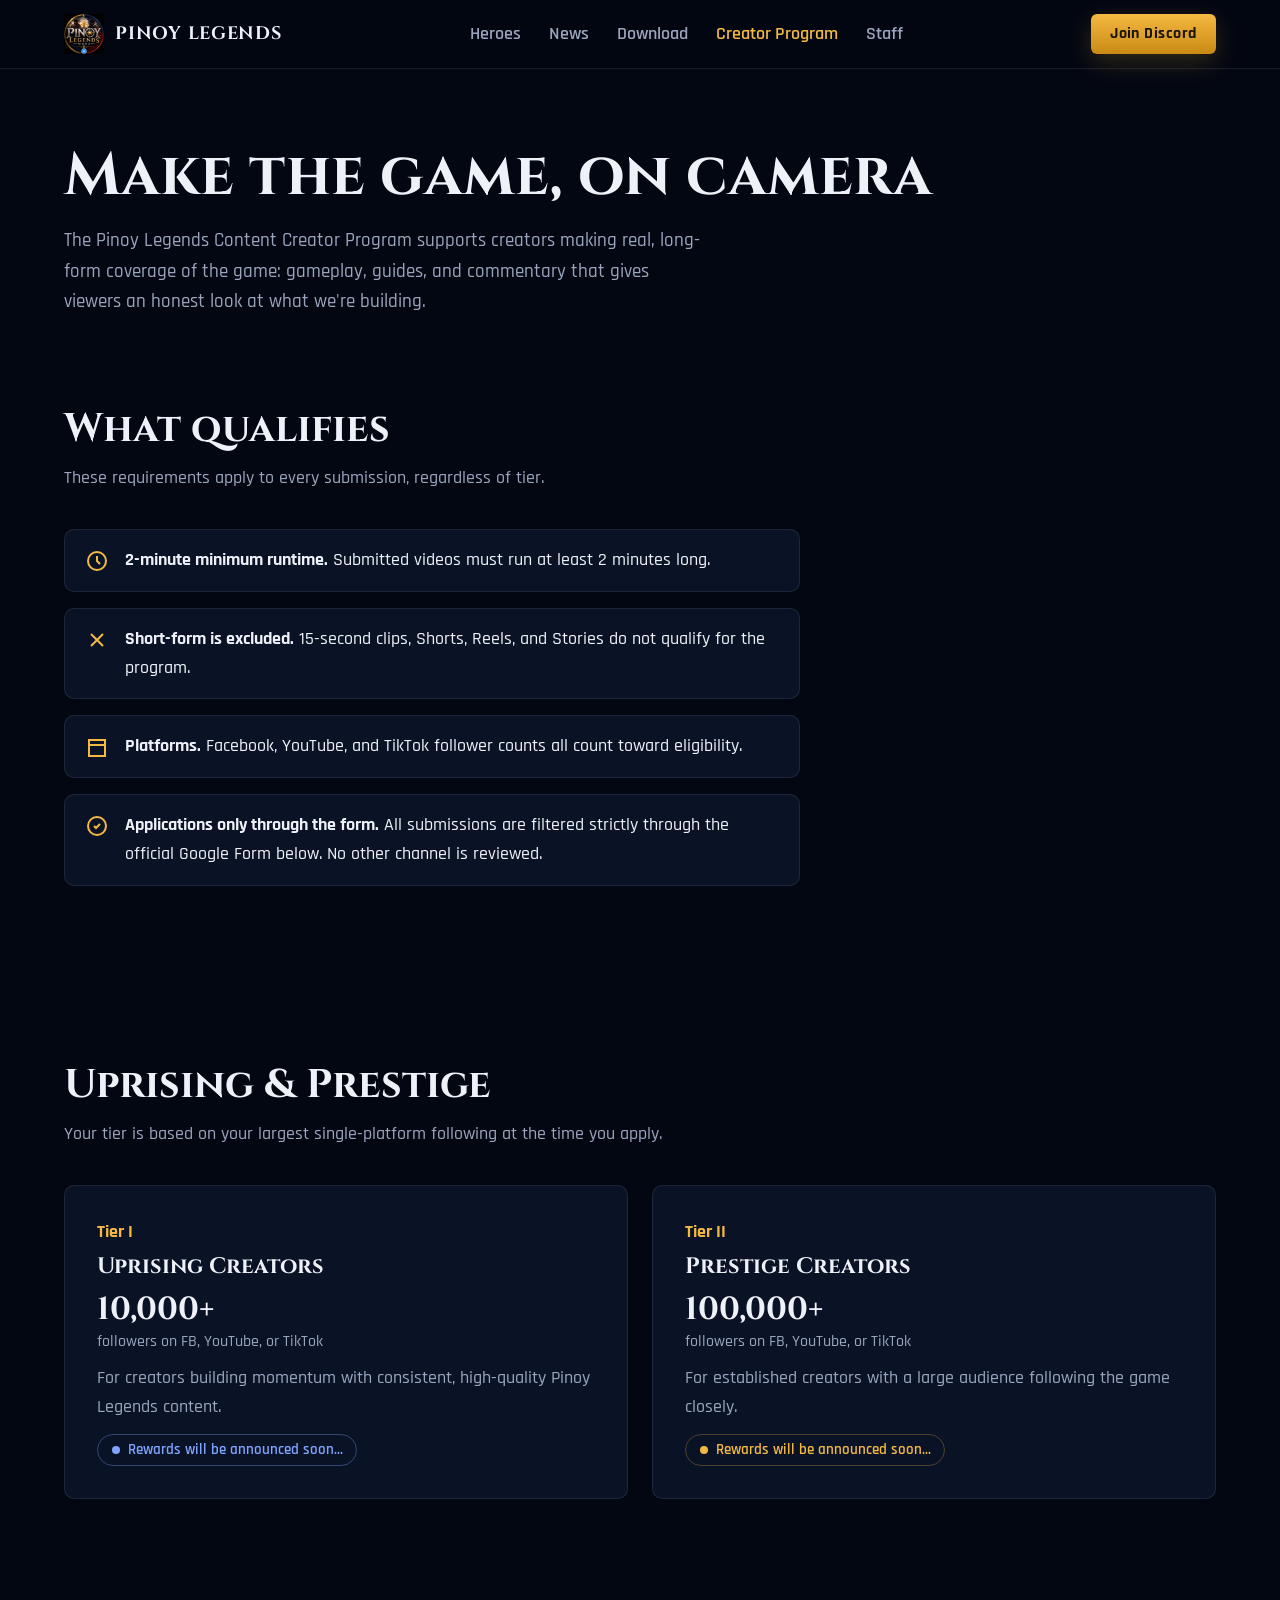
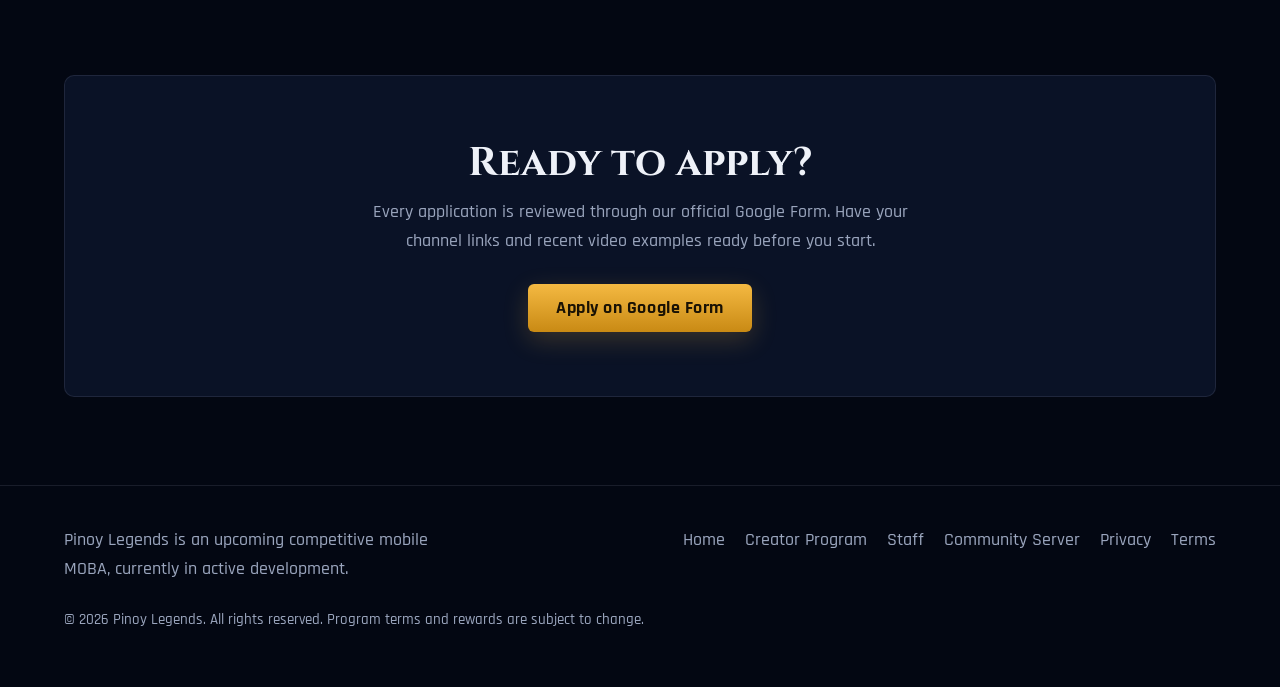
<file: subdomains/influencer.html>
<!DOCTYPE html>
<html lang="en">
<head>
  <meta charset="UTF-8" />
  <meta name="viewport" content="width=device-width, initial-scale=1, viewport-fit=cover" />
  <title>Creator Program — Pinoy Legends</title>
  <meta name="description" content="Apply to the Pinoy Legends Content Creator Program. Uprising and Prestige tiers for creators making long-form Pinoy Legends content." />
  <meta name="theme-color" content="#030712" />
  <link rel="icon" type="image/png" href="../assets/favicon.png" sizes="48x48" />
  <link rel="icon" type="image/png" href="../assets/favicon-32.png" sizes="32x32" />
  <link rel="apple-touch-icon" href="../assets/apple-touch-icon.png" />
  <meta property="og:title" content="Creator Program — Pinoy Legends" />
  <meta property="og:description" content="Apply to the Pinoy Legends Content Creator Program. Uprising and Prestige tiers for creators making long-form content." />
  <meta property="og:image" content="../assets/discord-banner.jpg" />
  <meta property="og:type" content="website" />
  <link rel="preconnect" href="https://fonts.googleapis.com" />
  <link rel="preconnect" href="https://fonts.gstatic.com" crossorigin />
  <link href="https://fonts.googleapis.com/css2?family=Cinzel:wght@500;600;700&family=Rajdhani:wght@500;600;700&display=swap" rel="stylesheet" />
  <link rel="stylesheet" href="../style.css" />
</head>
<body>
  <a class="skip-link" href="#main">Skip to content</a>

  <header class="site-header">
    <div class="container navbar">
      <a class="nav-brand" href="../index.html">
        <img class="nav-logo" src="../assets/logo.png" alt="" width="40" height="40" onerror="this.style.display='none'" />
        <span>PINOY LEGENDS</span>
      </a>
      <input type="checkbox" id="nav-toggle" class="nav-toggle-input" />
      <ul class="nav-links">
        <li><a href="../index.html#heroes">Heroes</a></li>
        <li><a href="../index.html#news">News</a></li>
        <li><a href="../index.html#download">Download</a></li>
        <li><a href="influencer.html" aria-current="page">Creator Program</a></li>
        <li><a href="staff.html">Staff</a></li>
        <li class="nav-cta"><a class="btn" href="https://discord.gg/RmquFMTg4E" target="_blank" rel="noopener">Join Discord</a></li>
      </ul>
      <div class="nav-actions">
        <!-- TODO: replace with the real Discord invite link -->
        <a class="btn btn--nav" href="https://discord.gg/RmquFMTg4E" target="_blank" rel="noopener">Join Discord</a>
        <label class="nav-toggle-label" for="nav-toggle" aria-label="Toggle navigation menu"><span></span><span></span><span></span></label>
      </div>
    </div>
  </header>

  <main id="main">
    <section class="page-header container">
      <h1>Make the game, on camera</h1>
      <p>The Pinoy Legends Content Creator Program supports creators making real, long-form coverage of the game: gameplay, guides, and commentary that gives viewers an honest look at what we're building.</p>
    </section>

    <section class="section container">
      <div class="section-head">
        <h2>What qualifies</h2>
        <p>These requirements apply to every submission, regardless of tier.</p>
      </div>
      <ul class="rules">
        <li>
          <svg viewBox="0 0 24 24" fill="none" stroke="currentColor" stroke-width="2" aria-hidden="true"><circle cx="12" cy="12" r="9"/><path d="M12 7v5l3 3"/></svg>
          <span><strong>2-minute minimum runtime.</strong> Submitted videos must run at least 2 minutes long.</span>
        </li>
        <li>
          <svg viewBox="0 0 24 24" fill="none" stroke="currentColor" stroke-width="2" aria-hidden="true"><path d="M6 18L18 6M6 6l12 12"/></svg>
          <span><strong>Short-form is excluded.</strong> 15-second clips, Shorts, Reels, and Stories do not qualify for the program.</span>
        </li>
        <li>
          <svg viewBox="0 0 24 24" fill="none" stroke="currentColor" stroke-width="2" aria-hidden="true"><path d="M4 4h16v16H4z"/><path d="M4 9h16"/></svg>
          <span><strong>Platforms.</strong> Facebook, YouTube, and TikTok follower counts all count toward eligibility.</span>
        </li>
        <li>
          <svg viewBox="0 0 24 24" fill="none" stroke="currentColor" stroke-width="2" aria-hidden="true"><path d="M9 12l2 2 4-4"/><circle cx="12" cy="12" r="9"/></svg>
          <span><strong>Applications only through the form.</strong> All submissions are filtered strictly through the official Google Form below. No other channel is reviewed.</span>
        </li>
      </ul>
    </section>

    <section class="section container">
      <div class="section-head">
        <h2>Uprising &amp; Prestige</h2>
        <p>Your tier is based on your largest single-platform following at the time you apply.</p>
      </div>
      <div class="grid grid--2">
        <article class="panel">
          <span class="tier">Tier I</span>
          <h3>Uprising Creators</h3>
          <div class="followers">10,000+ <span>followers on FB, YouTube, or TikTok</span></div>
          <p>For creators building momentum with consistent, high-quality Pinoy Legends content.</p>
          <span class="badge badge--blue">Rewards will be announced soon...</span>
        </article>
        <article class="panel">
          <span class="tier">Tier II</span>
          <h3>Prestige Creators</h3>
          <div class="followers">100,000+ <span>followers on FB, YouTube, or TikTok</span></div>
          <p>For established creators with a large audience following the game closely.</p>
          <span class="badge badge--gold">Rewards will be announced soon...</span>
        </article>
      </div>
    </section>

    <section class="section container">
      <div class="panel cta">
        <h2 style="font-size:clamp(1.75rem,4vw,2.5rem);margin-bottom:.75rem">Ready to apply?</h2>
        <p>Every application is reviewed through our official Google Form. Have your channel links and recent video examples ready before you start.</p>
        <!-- Replace href with the live Google Form link -->
        <a class="btn" href="https://forms.gle/pinoylegends-creator-application" target="_blank" rel="noopener">Apply on Google Form</a>
      </div>
    </section>
  </main>

  <footer class="site-footer">
    <div class="container">
      <div class="footer-grid">
        <p style="margin:0;max-width:24rem">Pinoy Legends is an upcoming competitive mobile MOBA, currently in active development.</p>
        <nav class="footer-links" aria-label="Footer">
          <a href="../index.html">Home</a><a href="influencer.html">Creator Program</a><a href="staff.html">Staff</a>
          <a href="https://discord.gg/YOUR-INVITE-CODE" target="_blank" rel="noopener">Community Server</a><a href="../privacy.html">Privacy</a><a href="../terms.html">Terms</a>
        </nav>
      </div>
      <p class="footer-bottom">&copy; 2026 Pinoy Legends. All rights reserved. Program terms and rewards are subject to change.</p>
    </div>
  </footer>
</body>
</html>
</file>
<file: style.css>
:root{
  --bg:#030712;--panel:#0a1226;--line:rgba(244,185,66,.28);
  --gold:#f4b942;--gold-deep:#c98a14;--text:#eef1f8;--muted:#9aa5bd;
  --display:"Cinzel","Times New Roman",serif;
  --body:"Rajdhani","Segoe UI",system-ui,sans-serif;
  --pad:clamp(1.25rem,4vw,2rem);
}
*,*::before,*::after{box-sizing:border-box}
html{scroll-behavior:smooth;scroll-padding-top:5rem}
body{margin:0;background:var(--bg);color:var(--text);font:500 1.125rem/1.6 var(--body);overflow-x:hidden}
img{max-width:100%;height:auto;display:block}
a{color:inherit}
.container{width:min(100% - 2*var(--pad),72rem);margin-inline:auto}
:focus-visible{outline:3px solid #fff;outline-offset:3px}
.skip-link{position:absolute;left:-999px}
.skip-link:focus{left:1rem;top:1rem;background:var(--gold);color:#1a1204;padding:.5rem 1rem;z-index:99}

/* Buttons */
.btn{display:inline-flex;align-items:center;justify-content:center;min-height:3rem;padding:.6rem 1.75rem;border-radius:6px;
  background:linear-gradient(180deg,var(--gold),var(--gold-deep));color:#1a1204;font-weight:700;font-size:1.1rem;letter-spacing:.03em;
  text-decoration:none;border:0;box-shadow:0 8px 26px rgba(244,185,66,.2);transition:transform .15s}
.btn:hover{transform:translateY(-2px)}
.btn--ghost{background:transparent;color:var(--text);border:1px solid var(--line);box-shadow:none}
.btn--nav{min-height:2.5rem;padding:.3rem 1.2rem;font-size:1rem}

/* Header */
.site-header{position:sticky;top:0;z-index:50;background:rgba(3,7,18,.88);backdrop-filter:blur(10px);border-bottom:1px solid rgba(154,165,189,.14)}
.navbar{display:flex;align-items:center;justify-content:space-between;gap:1rem;min-height:4.25rem}
.nav-brand{display:flex;align-items:center;gap:.7rem;text-decoration:none;font-family:var(--display);font-weight:700;letter-spacing:.04em}
.nav-logo{width:40px;height:40px;object-fit:contain}
.nav-links{display:flex;gap:1.75rem;list-style:none;margin:0;padding:0}
.nav-links a{text-decoration:none;color:var(--muted);font-weight:600}
.nav-links a:hover{color:var(--gold)}
.nav-actions{display:flex;align-items:center;gap:1rem}
.nav-toggle-input{position:absolute;opacity:0;pointer-events:none}
.nav-toggle-label{display:none;cursor:pointer;padding:.5rem;flex-direction:column;gap:5px}
.nav-toggle-label span{width:24px;height:2px;background:var(--text)}
.nav-toggle-input:focus-visible~.nav-actions .nav-toggle-label{outline:3px solid #fff}

/* Placeholders: replace each with an <img> when assets are ready */
.ph{display:grid;place-items:center;text-align:center;padding:1rem;aspect-ratio:var(--r,16/9);color:var(--muted);
  border:1px dashed var(--line);border-radius:10px;
  background:repeating-linear-gradient(135deg,#0d1733 0 14px,var(--panel) 14px 28px)}
.ph::after{content:attr(data-label)}

/* Hero */
.hero{position:relative;overflow:hidden}
.hero-grid{position:relative;display:grid;grid-template-columns:1.1fr .9fr;gap:clamp(2rem,5vw,4rem);align-items:center;padding-block:clamp(3rem,8vw,6rem)}
.sun{position:absolute;top:50%;left:25%;width:min(110vmin,900px);aspect-ratio:1;transform:translate(-50%,-50%);opacity:.14;pointer-events:none;
  -webkit-mask-image:radial-gradient(circle,#000 25%,transparent 68%);mask-image:radial-gradient(circle,#000 25%,transparent 68%);animation:turn 240s linear infinite}
@keyframes turn{to{transform:translate(-50%,-50%) rotate(360deg)}}
h1,h2,h3{font-family:var(--display);line-height:1.15;margin:0}
h1{font-size:clamp(2.5rem,6.5vw,4.75rem);margin-bottom:1.25rem}
.lede{color:var(--muted);font-size:1.25rem;max-width:34rem;margin:0 0 2rem}
.actions{display:flex;flex-wrap:wrap;gap:1rem}
.hero .ph{--r:4/5}

/* Sections */
.section{padding-block:clamp(3rem,7vw,5.5rem)}
.section-head{max-width:40rem;margin-bottom:2.25rem}
.section-head h2{font-size:clamp(1.75rem,4vw,2.5rem);margin-bottom:.75rem}
.section-head p{margin:0;color:var(--muted)}
.band{background:var(--panel);border-block:1px solid rgba(154,165,189,.12)}

.heroes{display:grid;grid-template-columns:repeat(auto-fill,minmax(min(100%,11.5rem),1fr));gap:1.25rem}
.hero-card .ph{--r:3/4}
.hero-card h3{font-size:1.15rem;margin:.75rem 0 .15rem}
.hero-card p{margin:0;color:var(--gold);font-weight:600}

.trailer{position:relative}
.trailer .ph::after{content:attr(data-label)}
.play{position:absolute;inset:0;margin:auto;width:4.5rem;height:4.5rem;border-radius:50%;background:var(--gold);display:grid;place-items:center}
.play::before{content:"";border-left:1.2rem solid #1a1204;border-block:.75rem solid transparent;margin-left:.3rem}

.news{display:grid;grid-template-columns:repeat(auto-fit,minmax(min(100%,17rem),1fr));gap:1.5rem}
.news-card{background:var(--panel);border:1px solid rgba(154,165,189,.14);border-radius:10px;overflow:hidden}
.news-card .ph{border-radius:0;border-width:0 0 1px}
.news-body{padding:1.25rem}
.news-body time{color:var(--muted);font-size:.95rem}
.news-body h3{font-size:1.2rem;margin:.25rem 0 .5rem}
.news-body p{margin:0;color:var(--muted)}

.stores{display:flex;flex-wrap:wrap;gap:1rem}
.store{display:flex;flex-direction:column;min-width:13rem;padding:.7rem 1.5rem;border:1px solid var(--line);border-radius:8px;text-decoration:none;background:var(--bg)}
.store small{color:var(--muted);font-size:.9rem}
.store strong{font-size:1.3rem}

.split{display:grid;grid-template-columns:1fr 1fr;gap:clamp(2rem,5vw,4rem);align-items:center}

/* Footer */
.site-footer{padding-block:2.5rem;border-top:1px solid rgba(154,165,189,.14);color:var(--muted)}
.footer-grid{display:flex;flex-wrap:wrap;justify-content:space-between;gap:1.5rem}
.footer-links{display:flex;flex-wrap:wrap;gap:1.25rem}
.footer-links a{text-decoration:none}
.footer-links a:hover{color:var(--gold)}
.footer-bottom{margin-top:1.5rem;font-size:.95rem}

/* Tablet */
@media (max-width:900px){
  .hero-grid,.split{grid-template-columns:1fr}
  .hero .ph{--r:16/10}
  .sun{left:50%}
}
/* Phone nav */
@media (max-width:760px){
  .nav-toggle-label{display:flex}
  .nav-links{position:absolute;top:100%;left:0;right:0;flex-direction:column;gap:0;background:var(--bg);border-bottom:1px solid var(--line);display:none}
  .nav-links a{display:block;padding:1rem var(--pad)}
  .nav-toggle-input:checked~.nav-links{display:flex}
  .btn--nav{display:none}
}
@media (max-width:480px){.actions .btn{width:100%}}
@media (prefers-reduced-motion:reduce){.sun{animation:none}.btn{transition:none}html{scroll-behavior:auto}}

/* Inner pages (staff, creator program) */
.nav-links a[aria-current]{color:var(--gold)}
.page-header{padding-block:clamp(2.5rem,6vw,4.5rem) 0}
.page-header h1{font-size:clamp(2.25rem,5.5vw,3.75rem);margin-bottom:1rem}
.page-header p{max-width:40rem;color:var(--muted);font-size:1.2rem;margin:0}
.grid{display:grid;gap:1.5rem}
.grid--2{grid-template-columns:repeat(auto-fit,minmax(min(100%,20rem),1fr))}
.grid--3{grid-template-columns:repeat(auto-fit,minmax(min(100%,16rem),1fr))}
.panel{position:relative;background:var(--panel);border:1px solid rgba(154,165,189,.14);border-radius:10px;padding:clamp(1.5rem,3vw,2rem)}
.panel h3{font-size:1.4rem;margin-bottom:.5rem}
.panel p{margin:0 0 .75rem;color:var(--muted)}
.staff-card{text-align:center}
.staff-avatar{width:5rem;height:5rem;margin:0 auto 1rem;border-radius:50%;display:grid;place-items:center;font:700 1.5rem var(--display);color:var(--gold);border:2px solid var(--line);background:radial-gradient(circle,#13214a,var(--bg))}
.staff-card h3{font-size:1.35rem;margin-bottom:.15rem}
.staff-card .role{color:var(--text);font-weight:600;margin-bottom:1rem}
.badge{display:inline-flex;align-items:center;gap:.5rem;padding:.2rem .85rem;border-radius:999px;font-size:.95rem;font-weight:600;border:1px solid}
.badge::before{content:"";width:.5rem;height:.5rem;border-radius:50%;background:currentColor}
.badge--gold{color:var(--gold);border-color:var(--line)}
.badge--blue{color:#7fa4ff;border-color:rgba(127,164,255,.35)}
.rules{list-style:none;margin:0;padding:0;display:grid;gap:1rem;max-width:46rem}
.rules li{display:flex;gap:1rem;align-items:flex-start;padding:1rem 1.25rem;background:var(--panel);border:1px solid rgba(154,165,189,.14);border-radius:10px}
.rules svg{flex:none;width:1.5rem;height:1.5rem;margin-top:.2rem;color:var(--gold)}
.tier{display:block;font-weight:700;color:var(--gold);margin-bottom:.5rem}
.followers{font:700 2rem var(--display);margin-bottom:.75rem}
.followers span{display:block;font:500 1rem var(--body);color:var(--muted)}
.cta{text-align:center;padding-block:clamp(2.5rem,5vw,4rem)}
.cta p{max-width:34rem;margin:0 auto 1.75rem}

/* Staff grids: centered rows so uneven counts never leave a lone card at the edge */
.staff-grid{display:flex;flex-wrap:wrap;justify-content:center;gap:1.5rem}
.staff-grid>*{flex:0 1 calc((100% - 3rem)/3);min-width:16rem}
.staff-grid--4>*{flex-basis:calc((100% - 4.5rem)/4)}

/* Discord button inside the phone menu */
.nav-cta{display:none}
@media (max-width:760px){
  .nav-cta{display:block}
  .nav-links .nav-cta a{display:flex;margin:1rem var(--pad);padding:.6rem 1.75rem;color:#1a1204}
  .nav-links .nav-cta a:hover{color:#1a1204}
}

/* Legal pages */
.legal{max-width:46rem}
.legal h2{font-size:1.4rem;margin:2.25rem 0 .6rem}
.legal h2:first-child{margin-top:0}
.legal p,.legal li{color:var(--muted)}
.legal ul{padding-left:1.25rem;margin:.5rem 0 1rem}
.legal li{margin-bottom:.35rem}
.legal a{color:var(--gold)}
.todo{background:rgba(244,185,66,.16);color:var(--gold);padding:0 .3rem;border-radius:3px}

/* Content from the admin panel */
.hero-card img{width:100%;aspect-ratio:3/4;object-fit:cover;border-radius:10px}
.news-card img{width:100%;aspect-ratio:16/9;object-fit:cover}
.admin form{display:grid;gap:.75rem;margin-bottom:1rem}
.admin label{display:grid;gap:.25rem;font-weight:600}
.admin input,.admin select,.admin textarea{font:inherit;color:var(--text);background:var(--bg);border:1px solid var(--line);border-radius:6px;padding:.6rem .75rem}
.admin ul{list-style:none;margin:1rem 0 0;padding:0;display:grid;gap:.5rem}
.admin li{display:flex;justify-content:space-between;align-items:center;gap:1rem;padding:.6rem .9rem;background:var(--bg);border:1px solid rgba(154,165,189,.14);border-radius:6px}
.admin .btn--ghost{min-height:2.25rem;padding:.2rem .9rem;font-size:1rem}
#msg{position:sticky;top:0;z-index:5;margin:0 0 1rem;padding:.5rem 0;background:var(--bg);color:var(--gold);font-weight:600}
.admin li>span:last-child{display:flex;gap:.5rem;flex:none}
.news-body .edited{display:block;margin-top:.5rem;color:var(--muted);font-size:.9rem}
</file>
